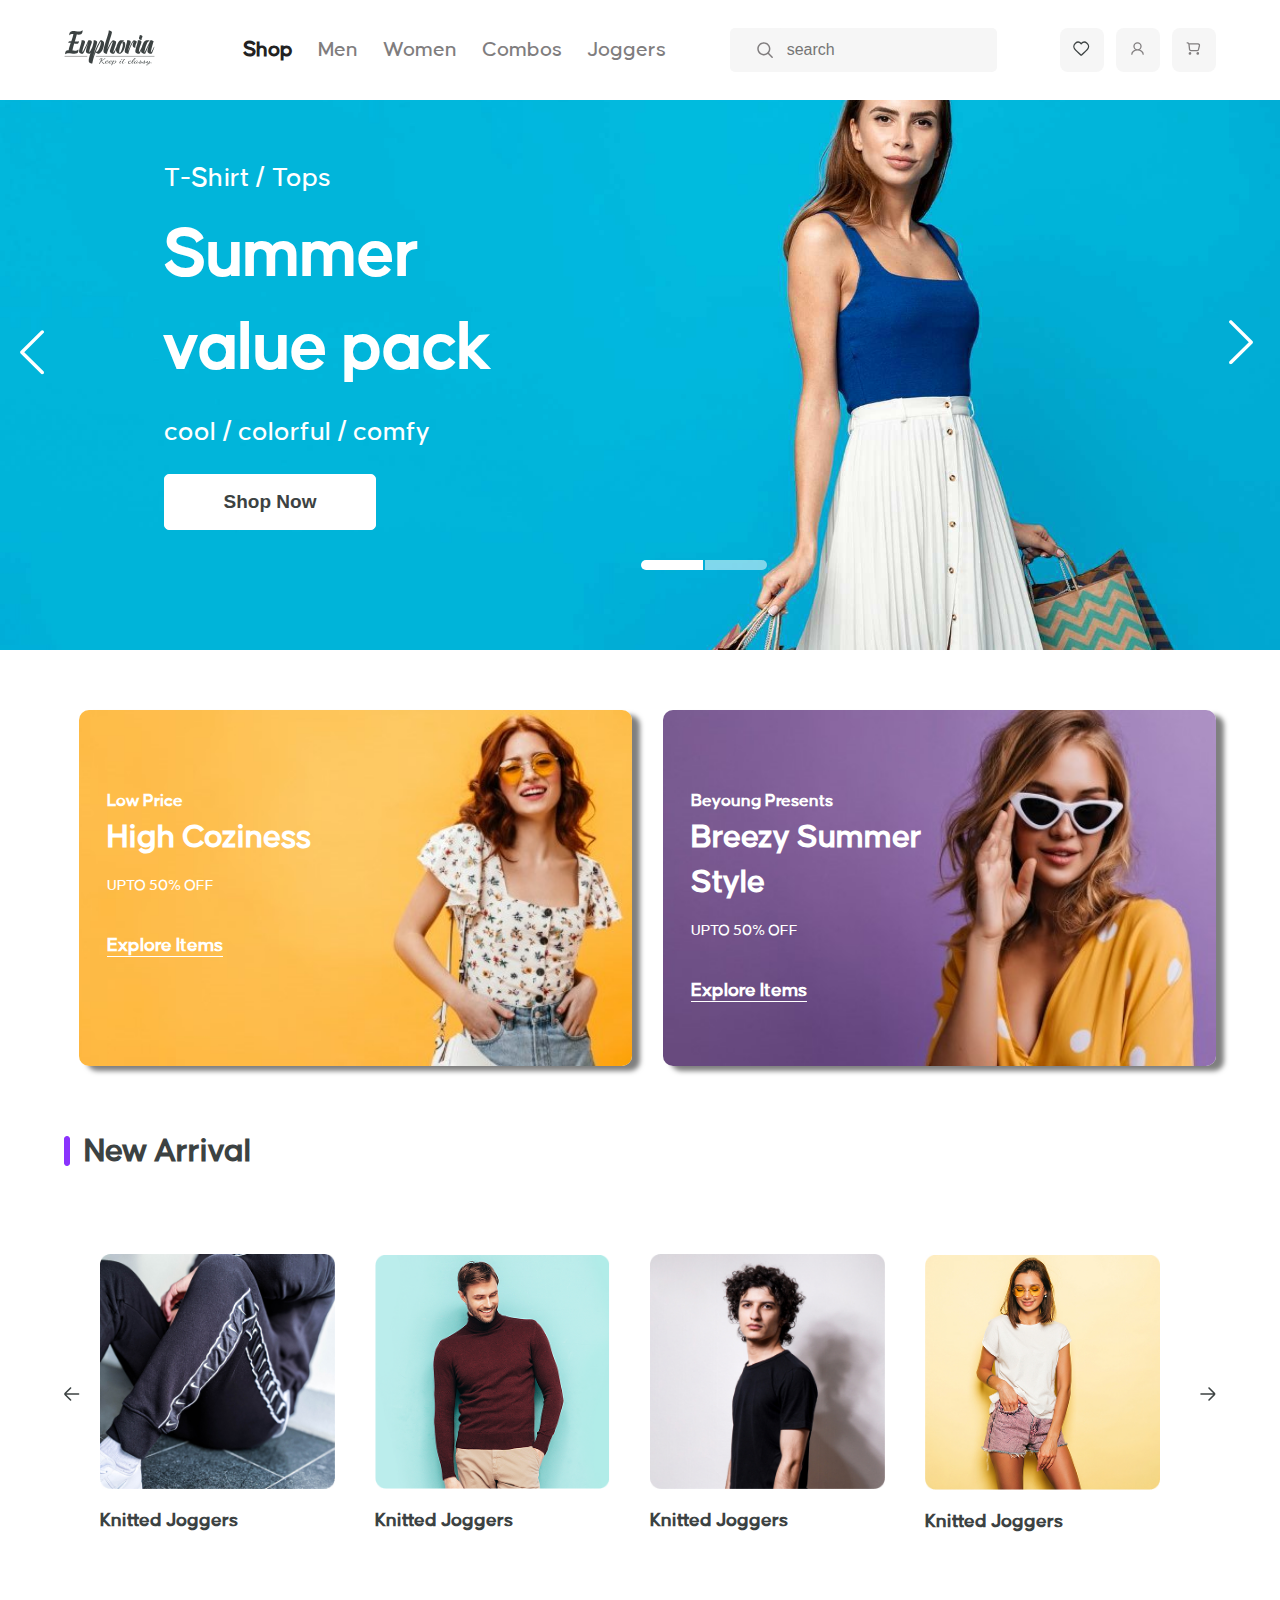
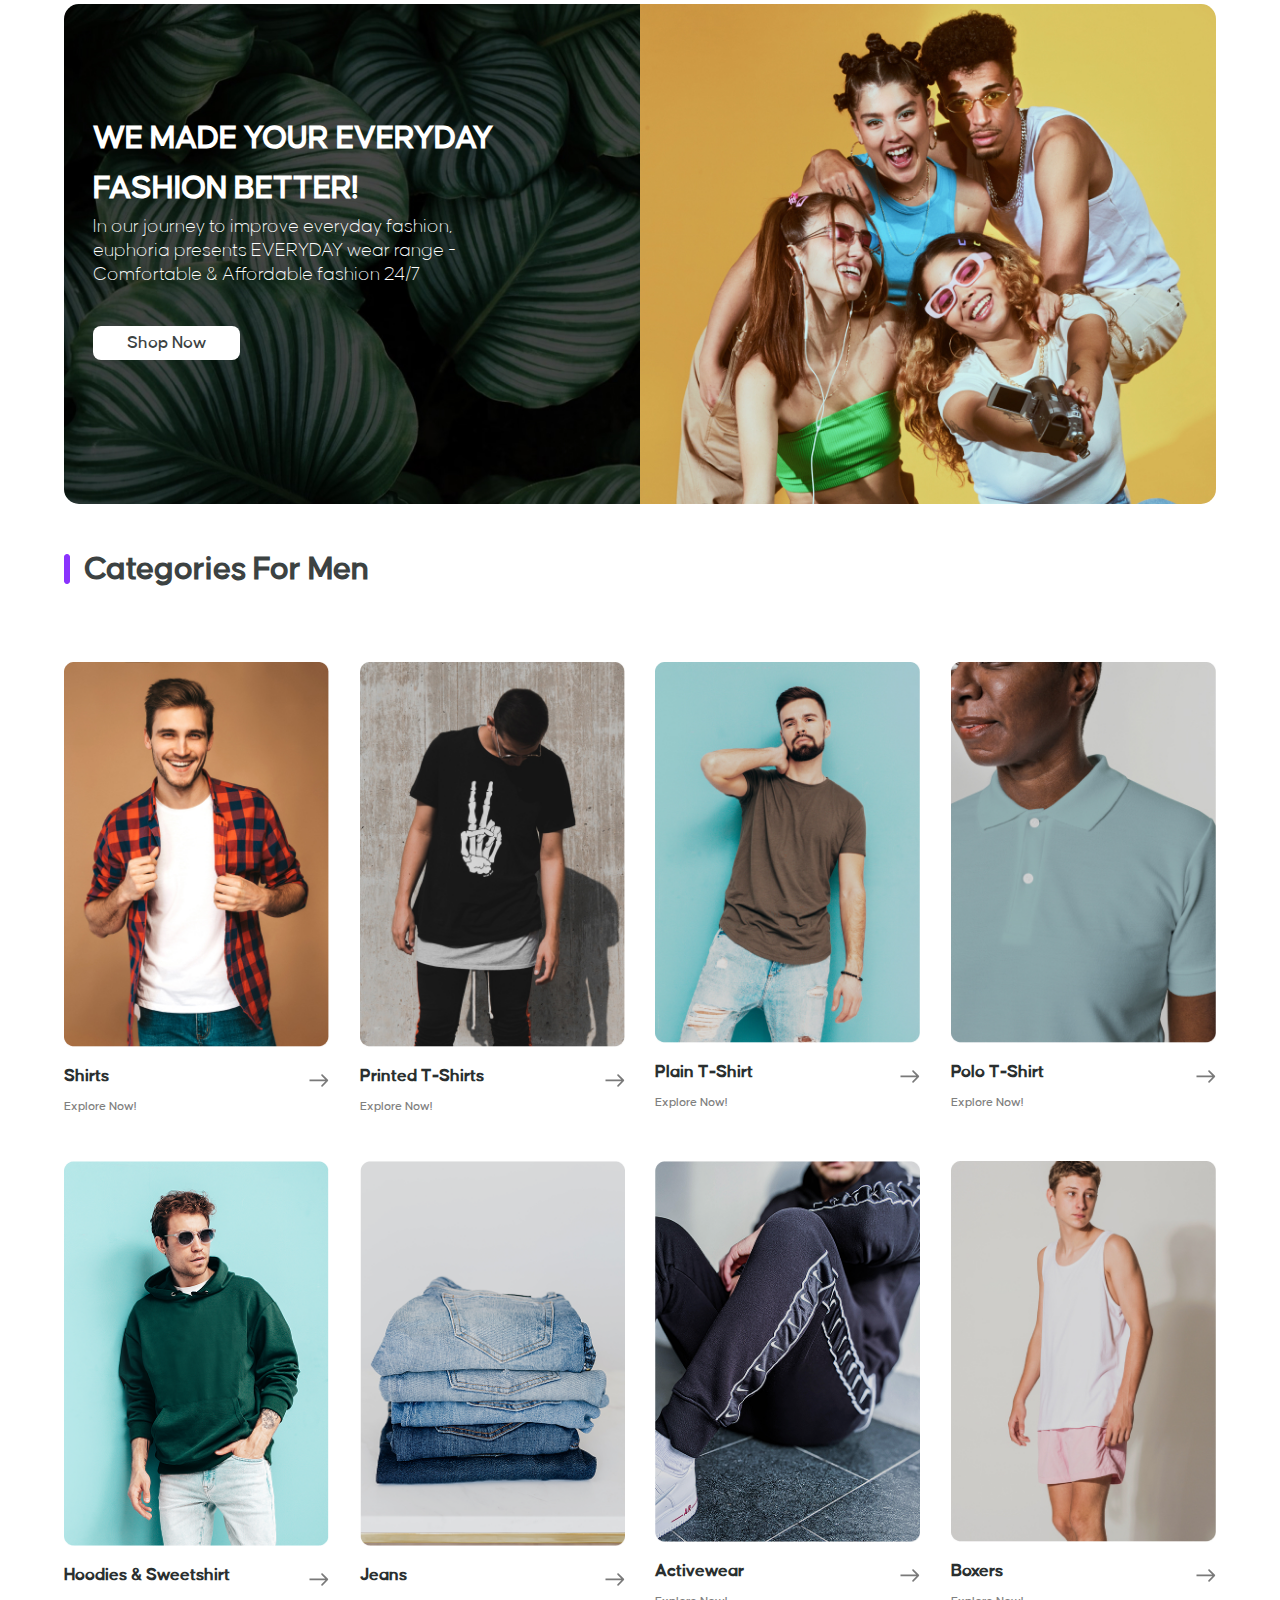
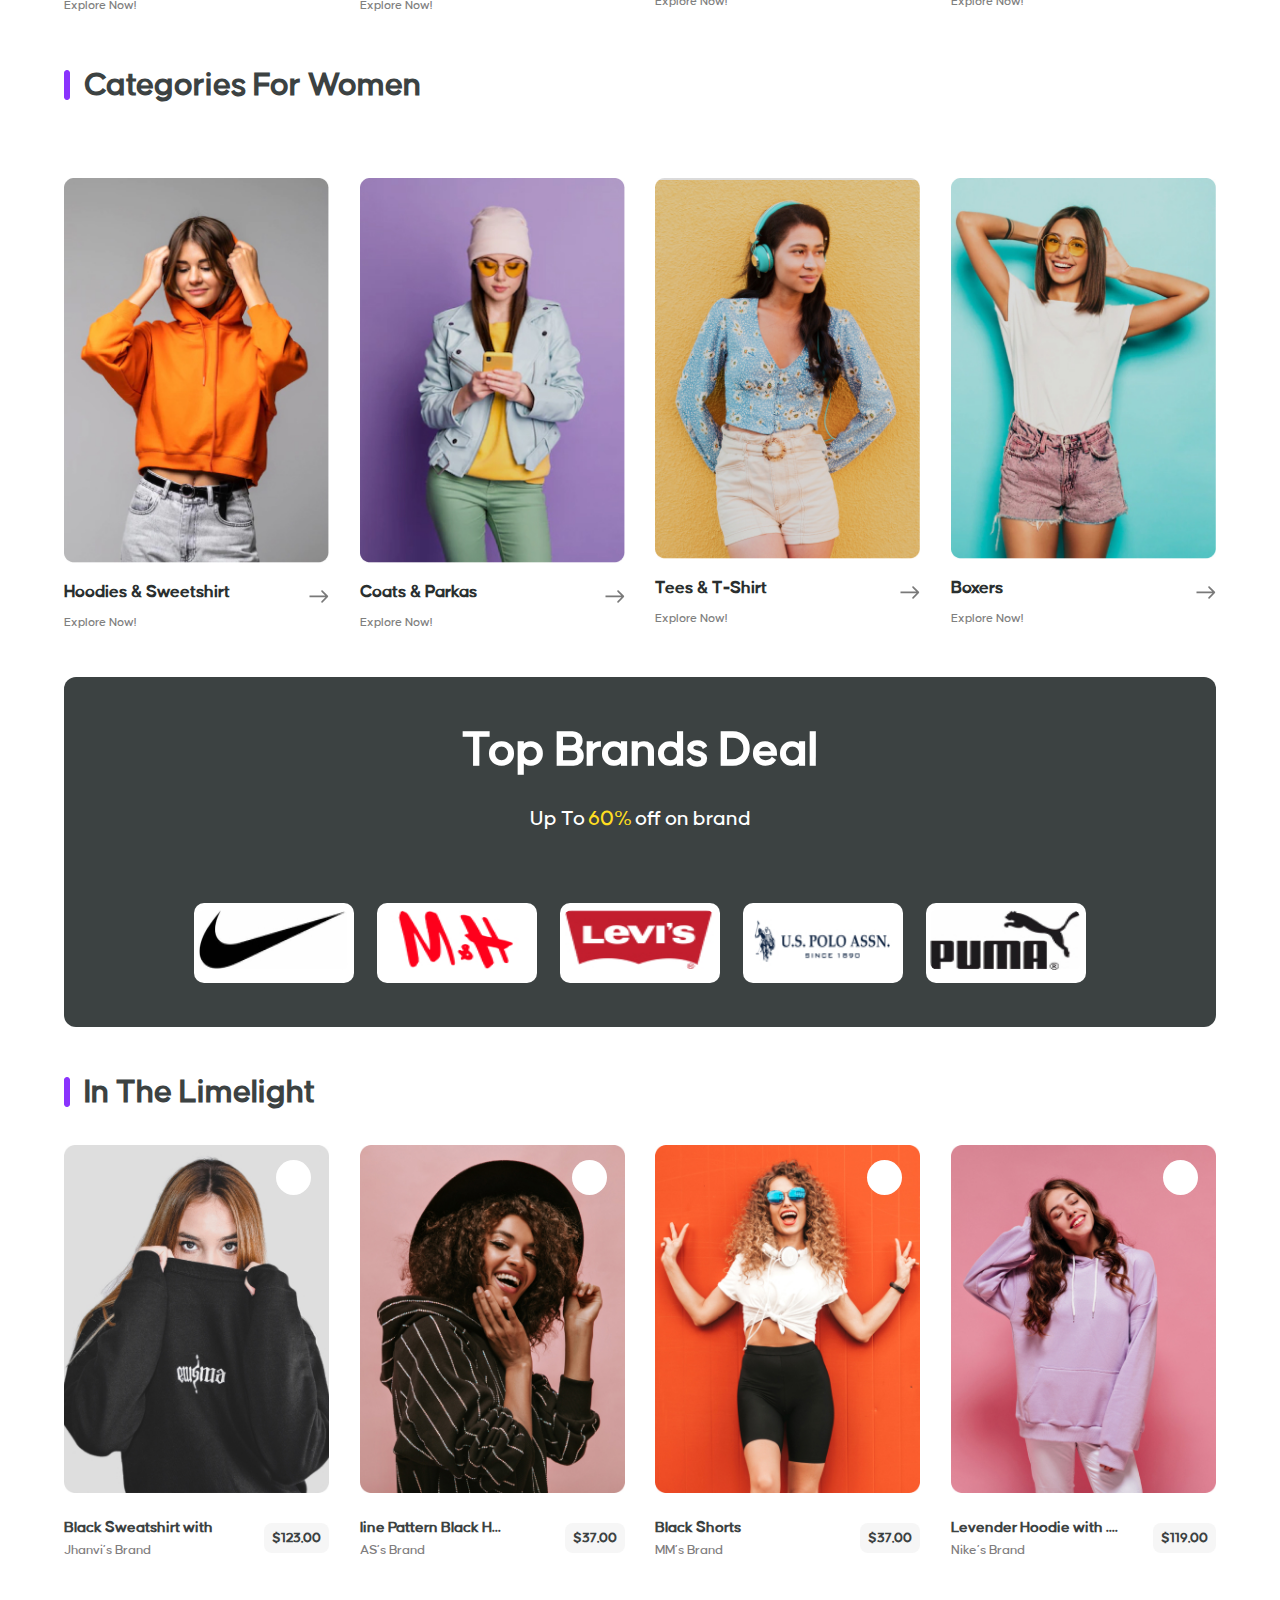
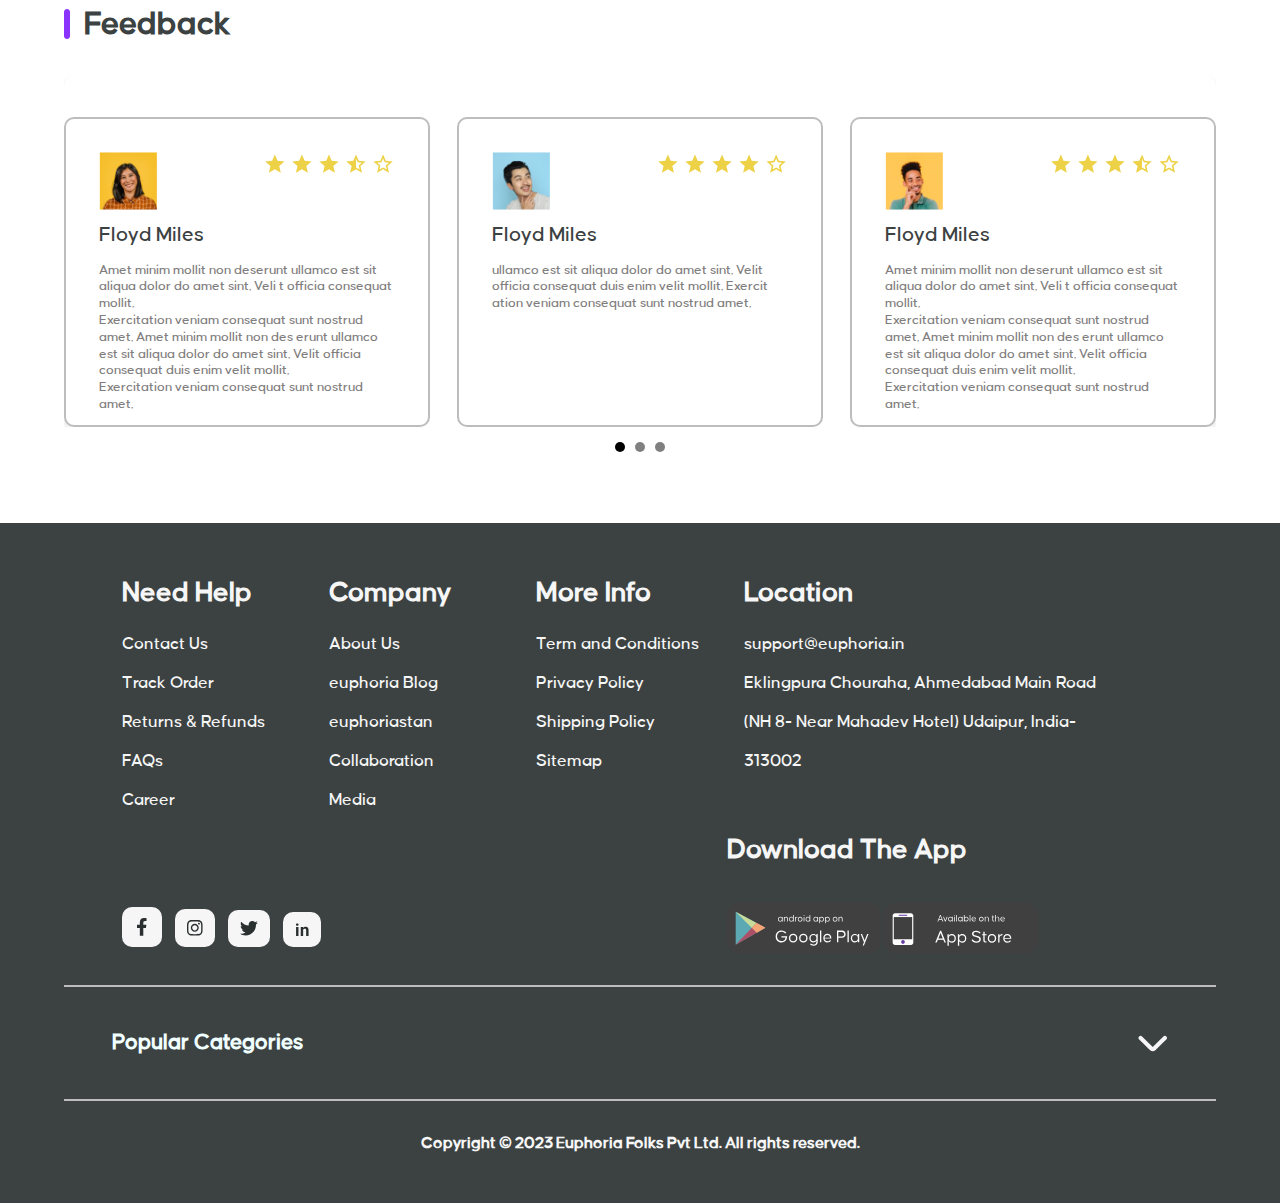
<file: index.html>
<!DOCTYPE html>
<html lang="en">
    <head>
        <meta charset="UTF-8">
        <meta name="viewport" content="width=device-width, initial-scale=1.0">
        <title>Euphoria</title>
        <link rel="icon" type="image/svg" sizes="32x32" href="assets/Logo.svg">
        <link rel="stylesheet" href="css/style.css">
        <link rel='stylesheet' href='https://cdn-uicons.flaticon.com/2.6.0/uicons-regular-straight/css/uicons-regular-straight.css'>
        <link rel='stylesheet' href='https://cdn-uicons.flaticon.com/2.6.0/uicons-solid-straight/css/uicons-solid-straight.css'>
    </head>
    <body>
    <section id="main">
        <section class="wrapper">
        <!-- header-section -->
        <header>
            <!-- image-icon -->
            <h1>
                <a href="/"><img src="assets/Logo.svg" alt="logo-image" /></a>
            </h1>

            <ul class="left">
                <li><a class="menu-list active-one " onclick="setAactiveMenuList(this)" href="/">Shop </a></li>
                <li><a class="menu-list active-two" href="" onclick="active(this)" >Men</a></li>
                <li><a class="menu-list active_menu " onclick="setAactiveMenu(this)" href="product.html">Women</a></li>
                <li><a class="menu-list active_menu" href="/"  onclick="setAactiveMenu(this)">Combos</a></li>
                <li><a class="menu-list active_menu" href="/"  onclick="setAactiveMenu(this)">Joggers</a></li>
            </ul>
            <div class="center">
                <!-- form- -->
                <form class="form" action="">
                    <img src="assets/search.svg" alt="search-logo" />
                    <input type="text" placeholder="search" >
                </form>
            </div>
            <div class="right">
                <span><a href="/"><img src="assets/heart.svg" alt="heart-logo" /></a></span>
                <span><a href="/"><img src="assets/user.svg" alt="user-logo" /></a></span>
                <span><a href="/"><img src="assets/shopping cart.svg" alt="shopping-logo" /></a></span>
            </div>
            <div class="icons">
                <div class="details">
                    <div id="hover">
                        <h1><img class="menu" src="assets/menu.svg" alt="menu_image" /></h1>
                        <ul>
                            <li><form class="form-main" action="">
                                <img src="assets/search.svg" alt="search-logo" />
                                <input type="text" placeholder="search" >
                            </form></li>
                            <li>
                                <span><a href=""><img src="assets/heart.svg" alt="heart-logo" /></a></span>
                                <span><a href=""><img src="assets/user.svg" alt="user-logo" /></a></span>
                                <span><a href=""><img src="assets/shopping cart.svg" alt="shopping-logo" /></a></span>   
                            </li>
                            <li><a href="product.html">Shop</a></li>
                            <li><a href="product.html">Men</a></li>
                            <li><a href="product.html">Women</a></li>
                            <li><a href="product.html">Combos</a></li>
                            <li><a href="product.html">Joggers</a></li>
                        </ul>
                    </div>
                </div>
            </div>
        </header>
    </section>
        <!-- spotlight -->
        <section id="spotlight">
        <div class="slider">
            <div class="slide" style="background-image: url('assets/bg-1.jpg');"></div>
            <div class="slide" style="background-image: url('assets/bg-4.jpg');"></div>
            <!-- Add more slides here -->
            <!-- Navigation buttons -->
            <div class="navigation">
                <img src="assets/carousel-control-prev.svg" class="prev" alt="prev" />
                <img src="assets/ChevronRight.svg" class="next" alt="next" />
            </div>
            <!-- Dots -->
            <div class="dots">
                <span class="dot active" id="dot-left"></span>
                <span class="dot" id="dot-right"></span>
                <!-- Add more dots here -->
            </div>
        </div>
        <section class="wrapper">
            <div class="contents  ">
                <h2 class="h2">T-Shirt / Tops</h2>
                <h1>Summer <br/>value pack</h1>
                <p>cool / colorful / comfy</p>
                <button><a href="">Shop Now</a></button>

            </div>
        </section>
        </section>
        <!-- section-discount -->
        <section id="discount">
            <section class="wrapper">
                <div class="discount-main">
                    <a href="">
                        <div class="discount-left">
                            <div class="left">
                                <h6>Low Price</h6>
                                <h3>High Coziness</h3>
                                <p>UPTO 50% OFF</p>
                                <a class="discout-explore" href="">Explore Items</a>
                            </div>
                        </div>
                    </a>
                    <a href="product.html">
                        <div class="discount-right">
                            <div class="right">
                                <h6>Beyoung Presents</h6>
                                <h3>Breezy Summer <br>
                                    Style</h3>
                                <p>UPTO 50% OFF</p>
                                <a class="discout-explore" href="">Explore Items</a>
                            </div>
                            
                        </div>
                    </a>
                </div>
            </section>
        </section>
        <!-- discount-section-closing -->
         <!-- arrival open -->
         <section id="newarrival">
            <section class="wrapper">
              <span class="title">
                <img src="assets/r.png" alt="title-image" />
                <h2>New Arrival</h2>
              </span>
              <div class="gallery-wrap">
                <img src="assets/arrow-left.svg" alt="" id="backBtn" />
                <div class="gallery">
                  <div>
                    <span>
                      <a href="/"><img src="assets/ar_1.jpg" alt="arrival-1" /></a>
                      <a href="/"><h3 class="arrival-headind">Knitted Joggers</h3></a>
                    </span>
                    <span>
                        <a href="/"><img src="assets/Rectangle 28.png" alt="arrival-2" /></a>
                        <a href="/"><h3 class="arrival-headind">Knitted Joggers</h3></a>
                    </span>
                    <span>
                        <a href="/index.html"><img src="assets/img-4.jpg" alt="arrial-3" /></a>
                        <a href="/"><h3 class="arrival-headind">Knitted Joggers</h3></a>
                    </span>
                    <span>
                        <a href="index.html"><img src="assets/super_girl.jpg" alt="arrival-4"  /></a>
                        <a href="/"><h3 class="arrival-headind">Knitted Joggers</h3></a>
                    </span>
                    <span>
                        <a href="/"><img src="assets/Rectangle 28.png" alt="arrival-5" /></a>
                        <a href="/"><h3 class="arrival-headind">Knitted Joggers</h3></a>
                    </span>
                    <span>
                        <a href="/"><img src="assets/ar_1.jpg" alt="arrival-6" /></a>
                        <a href="/"><h3 class="arrival-headind">Knitted Joggers</h3></a>
                    </span>
                    <span>
                        <a href=""><img src="assets/img-4.jpg" alt="arrival-7" /></a>
                        <a href="/"><h3 class="arrival-headind">Knitted Joggers</h3></a>
                    </span>
                    <span>
                        <a href="/"><img src="assets/super_girl.jpg" alt="arrival-8" /></a>
                        <a href="/"><h3 class="arrival-headind">Knitted Joggers</h3></a>
                    </span>
                  </div>
                </div>
                <img src="assets/arrow-right.svg" alt="" id="nextBtn" />
              </div>
            </section> <!-- #newarrival.wrapper -->
          </section>
          <!-- arrival closing -->
        <!-- poster -->
        <section id="poster ">
            <section class="wrapper">
                <div class="poster-main">
                    <!-- section poster- -->
                    <div class="post_1">
                        <div class="cont">
                            <h2>WE MADE YOUR EVERYDAY <br /> FASHION BETTER!</h2>
                            <p>In our journey to improve everyday fashion,<br> 
                                euphoria presents EVERYDAY wear range - <br/> Comfortable & Affordable fashion 24/7</p>
                            <a href="" class="btn">Shop Now</a>    
                        </div>
                    </div>
                    <!-- section poster-2 -->
                    <div class="post_2">                 
                    </div>  
                </div>
            </section>
        </section>
         <!-- <poster-close> -->
        <!-- mens-section-opening  -->
        <sectin id="mens-section">
            <section class="wrapper">
                <span class="title">
                    <img src="assets/r.png" alt="title-image" />
                    <h2>Categories For Men</h2>
                  </span>
                    <ul class="mens-main">
                        <li>
                            <a href="product.html"><img class="mens-image" src="assets/img-5.jpg" alt="mens-image" /></a>
                            <span class="mens-more-information">
                                <h3><a href="product.html">Shirts</a></h3>
                                <a href="product.html"><img  src="assets/mens-arrow.svg" class="arrow-men-womens" alt="arrow-right" /></a>
                            </span>
                            <p><a class="explore" href="product.html">Explore Now!</a></p>
                        </li>
                        <li>
                            <a href="product.html"><img class="mens-image" src="assets/img-6.jpg" alt="mens-image" /></a>
                            <span class="mens-more-information">
                                <h3><a href="product.html">Printed T-Shirts</a></h3>
                                <a href="product.html"><img  src="assets/mens-arrow.svg" class="arrow-men-womens" alt="arrow-right" /></a>
                            </span>
                            <p><a class="explore" href="">Explore Now!</a></p>
                        </li>
                        <li>
                            <a href="product.html"><img class="mens-image" src="assets/img-7.jpg" alt="mens-image" /></a>
                            <span class="mens-more-information">
                                <h3><a href="product.html">Plain T-Shirt</a></h3>
                                <a href="product.html"><img  src="assets/mens-arrow.svg" class="arrow-men-womens" alt="arrow-right" /></a>
                            </span>
                            <p><a class="explore" href="">Explore Now!</a></p>
                        </li>
                        <li>
                            <a href="product.html"><img class="mens-image" src="assets/img-8.jpg" alt="mens-image" /></a>
                            <span class="mens-more-information">
                                <h3><a href="product.html">Polo T-Shirt</a></h3>
                                <a href="product.html"><img  src="assets/mens-arrow.svg" class="arrow-men-womens" alt="arrow-right" /></a>
                            </span>
                            <p><a class="explore" href="">Explore Now!</a></p>
                        </li>
                        <li>
                            <a href="product.html"><img class="mens-image" src="assets/Rectangle20.png" alt="mens-image" /></a>
                            <span class="mens-more-information">
                                <h3><a href="product.html">Hoodies & Sweetshirt</a></h3>
                                <a href="product.html"><img  src="assets/mens-arrow.svg" class="arrow-men-womens" alt="arrow-right" /></a>
                            </span>
                            <p><a class="explore" href="">Explore Now!</a></p>
                        </li>
                        <li>
                            <a href="product.html"><img class="mens-image" src="assets/Rectangle21.png" alt="mens-image" /></a>
                            <span class="mens-more-information">
                                <h3><a href="product.html">Jeans</a></h3>
                                <a href="product.html"><img  src="assets/mens-arrow.svg" class="arrow-men-womens" alt="arrow-right" /></a>
                            </span>
                            <p><a class="explore" href="">Explore Now!</a></p>
                        </li>
                        <li>
                            <a href="product.html"><img class="mens-image" src="assets/mens_7.png" alt="mens-image" /></a>
                            <span class="mens-more-information">
                                <h3><a href="product.html">Activewear</a></h3>
                                <a href="product.html"><img  src="assets/mens-arrow.svg" class="arrow-men-womens" alt="arrow-right" /></a>
                            </span>
                            <p><a class="explore" href="">Explore Now!</a></p>
                        </li>
                        <li>
                            <a href="product.html"><img class="mens-image" src="assets/men_last.jpg" alt="mens-image" /></a>
                            <span class="mens-more-information">
                                <h3><a href="">Boxers</a></h3>
                                <a href="product.html"><img  src="assets/mens-arrow.svg" class="arrow-men-womens" alt="arrow-right" /></a>
                            </span>
                            <p><a class="explore" href="">Explore Now!</a></p>
                        </li>
                    </ul>
            </section>
        </sectin>
        <!-- mens-section-closing  -->
        <!-- womens-section-opening  -->
        <sectin id="womens-section">
            <section class="wrapper">
                <span class="title">
                    <img src="assets/r.png" alt="title-image" />
                    <h2>Categories For Women</h2>
                  </span>
                    <ul class="womens-main">
                        <li>
                            <a href="product.html"><img class="womens-image" src="assets/img-12.jpg" alt="mens-image" /></a>
                            <span class="womens-more-information">
                                <h3><a href="product.html">Hoodies & Sweetshirt</a></h3>
                                <a href="product.html"><img  src="assets/mens-arrow.svg" class="arrow-men-womens" alt="arrow-right" /></a>
                            </span>
                            <p><a class="explore" href="product.html">Explore Now!</a></p>
                        </li>
                        <li>
                            <a href="product.html"><img class="womens-image" src="assets/img-13.jpg" alt="mens-image" /></a>
                            <span class="womens-more-information">
                                <h3><a href="product.html">Coats & Parkas</a></h3>
                                <a href="product.html"><img  src="assets/mens-arrow.svg" class="arrow-men-womens" alt="arrow-right" /></a>
                            </span>
                            <p><a class="explore" href="product.html">Explore Now!</a></p>
                        </li>
                        <li>
                            <a href="product.html"><img class="womens-image" src="assets/img-14.jpg" alt="mens-image" /></a>
                            <span class="womens-more-information">
                                <h3><a href="product.html">Tees & T-Shirt</a></h3>
                                <a href="product.html"><img  src="assets/mens-arrow.svg" class="arrow-men-womens" alt="arrow-right" /></a>
                            </span>
                            <p><a class="explore" href="product.html">Explore Now!</a></p>
                        </li>
                        <li>
                            <a href="product.html"><img class="womens-image" src="assets/img-15.jpg" alt="mens-image" /></a>
                            <span class="womens-more-information">
                                <h3><a href="product.html">Boxers</a></h3>
                                <a href="product.html"><img  src="assets/mens-arrow.svg" class="arrow-men-womens" alt="arrow-right" /></a>
                            </span>
                            <p><a class="explore" href="product.html">Explore Now!</a></p>
                        </li>
                    </ul>
            </section>
        </sectin>
         <!-- brands-section-opening -->
        <section id="brands">
            <section class="wrapper">
                <div class="main" style="background-color: #3C4242;border-radius: 12px;">
                    <h1>Top Brands Deal</h1>
                    <div class="brand-discount">
                        <span class="one"><p>Up To</p></span>
                        <span class="two"><p>60%</p></span>
                        <span class="three"><p>off on brand</p></span>
                    </div>
                    <div class="brand-names">
                        <div class="brand-name">
                            <a href="https://www.nike.com/in/" target="_blank"><img src="assets/nike.jpg" class="brand-image" alt="nike.jpg" /></a>
                        </div>
                        <div class="brand-name">
                            <a href="https://www2.hm.com/en_in/index.html" target="_blank"><img src="assets/H&M.jpg" class="brand-image" alt="nike.jpg" /></a>
                        </div>
                        <div class="brand-name">
                            <a href="https://levi.in/" target="_blank"><img src="assets/levis.jpg" class="brand-image" alt="nike.jpg" /></a>
                        </div>
                        <div class="brand-name">
                            <a href="https://uspoloassn.in/" target="_blank"><img src="assets/USPA.jpg" class="brand-image" alt="nike.jpg" /></a>
                        </div>
                        <div class="brand-name">
                            <a href=""><img src="assets/puma.jpg" class="brand-image" alt="nike.jpg" /></a>
                        </div>
                    </div>
                </div>
                
            </section>
        </section>
        <section id="limlight">
            <section class="wrapper">
                <span class="title">
                    <img src="assets/r.png" alt="title-image" />
                    <h2>In The Limelight</h2>
                  </span>
                  <ul class="limlight-main">
                      <li>
                        <a href="product.html"><img class="limlight-image" src="assets/img-16.jpg" alt="im-img1" /></a>
                        <span class="span-heart">
                            <span class="icon love-icon">
                                <i class="fi fi-ss-heart one"></i>
                                <i class="fi fi-rs-heart two"></i>
                            </span>
                        </span>
                        <div class="ce ">
                            <span class="ll_left">
                                <h3>Black Sweatshirt with</h3>
                                <a href="product.html"><p>Jhanvi’s  Brand</p></a>
                            </span>
                            <span class="ll_right">
                                <p><a href="product.html">$123.00</a></p>
                            </span>
                        </div> 

                      </li>
                      <li>
                        <a href="product.html"><img class="limlight-image" src="assets/img-17.jpg" alt="im-img1" /></a>
                        <span class="span-heart">
                            <span class="icon love-icon">
                                <i class="fi fi-ss-heart one"></i>
                                <i class="fi fi-rs-heart two"></i>
                            </span>
                        </span>
                        <div class="ce ">
                            <span class="ll_left">
                                <h3>line Pattern Black H...</h3>
                                <a href="product.html"><p>AS’s  Brand</p></a>
                            </span>
                            <span class="ll_right">
                                <p><a href="product.html">$37.00</a></p>
                            </span>
                        </div> 
                      </li>
                      <li>
                        <a href="product.html"><img class="limlight-image" src="assets/img-18.jpg" alt="im-img1" /></a>
                        <span class="span-heart">
                            <span class="icon love-icon">
                                <i class="fi fi-ss-heart one"></i>
                                <i class="fi fi-rs-heart two"></i>
                            </span>
                        </span>
                        <div class="ce ">
                            <span class="ll_left">
                                <h3>Black Shorts</h3>
                                <a href="product.html"><p>MM’s  Brand</p></a>
                            </span>
                            <span class="ll_right">
                                <p><a href="product.html">$37.00</a></p>
                            </span>
                        </div>  
                      </li>
                      <li>
                        <a href="product.html"><img class="limlight-image" src="assets/img-23.jpg" alt="im-img1" /></a>
                        <span class="span-heart">
                            <span class="icon love-icon">
                                <i class="fi fi-ss-heart one"></i>
                                <i class="fi fi-rs-heart two"></i>
                            </span>
                        </span>
                        <div class="ce ">
                            <span class="ll_left">
                                <h3>Levender Hoodie with ....</h3>
                                <a href="product.html"><p>Nike’s  Brand</p></a>
                            </span>
                            <span class="ll_right">
                                <p><a href="product.html">$119.00</a></p>
                            </span>
                        </div>
                      </li>
                  </ul>
            </section>
        </section>
        <!-- feedback -->
        <section id="feedback">
            <section class="wrapper">
                <span class="title">
                    <img src="assets/r.png" alt="title-image" />
                    <h2>Feedback</h2>
                  </span>
                <div class="slider-container" id="slider-feedback">
                    <div class="slide-feed">
                        <div class="feedback-main">
                            <a href="product.html">
                                <div class="card1">
                                    <div class="img-images">
                                        <img src="assets/span-1.svg" alt="span1" />
                                        <img src="assets/Frame 260.svg" class="Frame" alt="Frame 260.svg" />
                                    </div>
                                    <h1 class="py-2">Floyd Miles</h1>
                                    <p class="feed-back-paragragh">Amet minim mollit non deserunt ullamco est sit <br/> aliqua  dolor do amet sint. Veli
                                        t officia consequat <br/>  mollit. <br>
                                        Exercitation veniam consequat sunt nostrud <br> amet. Amet minim mollit non des
                                        erunt ullamco <br/> est sit aliqua dolor do amet sint. Velit officia <br> consequat duis
                                        enim velit mollit. <br>Exercitation veniam consequat sunt nostrud <br> amet.</p>
                                </div>
                            </a>
                            <a href="product.html">
                                <div class="card2">
                                    <div class="img-images">
                                        <img src="assets/span-2.svg" alt="span1" />
                                        <img src="assets/star-4.svg" class="Frame" alt="Frame 260.svg" />
                                    </div>
                                    <h1 class="py-2">Floyd Miles</h1>
                                    <p class="feed-back-paragragh">ullamco est sit aliqua dolor do amet sint. Velit <br/>officia consequat duis enim velit mollit.
                                         Exercit <br/>ation veniam consequat sunt nostrud amet.</p>
                                </div>
                            </a>
                            <a href="product.html">
                                <div class="card3">
                                    <div class="img-images">
                                        <img src="assets/span-3.svg" alt="span1" />
                                        <img src="assets/Frame 260.svg" class="Frame" alt="Frame 260.svg" />
                                    </div>
                                    <h1 class="py-2">Floyd Miles</h1>
                                    <p class="feed-back-paragragh">Amet minim mollit non deserunt ullamco est sit <br/> aliqua  dolor do amet sint. Veli
                                        t officia consequat <br/>  mollit. <br>
                                        Exercitation veniam consequat sunt nostrud <br> amet. Amet minim mollit non des
                                        erunt ullamco <br/> est sit aliqua dolor do amet sint. Velit officia <br> consequat duis
                                        enim velit mollit. <br>Exercitation veniam consequat sunt nostrud <br> amet.</p>
                                </div> 
                            </a>
                        </div>
                    </div>
                    <div class="slide-feed">
                        <div class="feedback-main">
                            <a href="product.html">
                                <div class="card1">
                                    <div class="img-images">
                                        <img src="assets/span-3.svg" alt="span1" />
                                        <img src="assets/Frame 260.svg" class="Frame" alt="Frame 260.svg" />
                                    </div>
                                    <h1 class="py-2">Floyd Miles</h1>
                                    <p class="feed-back-paragragh">Amet minim mollit non deserunt ullamco est sit <br/> aliqua  dolor do amet sint. Veli
                                        t officia consequat <br/>  mollit. <br>
                                        Exercitation veniam consequat sunt nostrud <br> amet. Amet minim mollit non des
                                        erunt ullamco <br/> est sit aliqua dolor do amet sint. Velit officia <br> consequat duis
                                        enim velit mollit. <br>Exercitation veniam consequat sunt nostrud <br> amet.</p>
                                </div>
                            </a>
                            <a href="product.html">
                                <div class="card2">
                                    <div class="img-images">
                                        <img src="assets/span-1.svg" alt="span1" />
                                        <img src="assets/Frame 260.svg" class="Frame" alt="Frame 260.svg" />
                                    </div>
                                    <h1 class="py-2">Floyd Miles</h1>
                                    <p class="feed-back-paragragh">ullamco est sit aliqua dolor do amet sint. Velit <br/>officia consequat duis enim velit mollit.
                                         Exercit <br/>ation veniam consequat sunt nostrud amet.</p>
                                </div>
                            </a>
                           <a href="product.html">
                            <div class="card3">
                                <div class="img-images">
                                    <img src="assets/span-2.svg" alt="span1" />
                                    <img src="assets/Frame 260.svg" class="Frame" alt="Frame 260.svg" />
                                </div>
                                <h1 class="py-2">Floyd Miles</h1>
                                <p class="feed-back-paragragh">Amet minim mollit non deserunt ullamco est sit <br/> aliqua  dolor do amet sint. Veli
                                    t officia consequat <br/>  mollit. <br>
                                    Exercitation veniam consequat sunt nostrud <br> amet. Amet minim mollit non des
                                    erunt ullamco <br/> est sit aliqua dolor do amet sint. Velit officia <br> consequat duis
                                    enim velit mollit. <br>Exercitation veniam consequat sunt nostrud <br> amet.</p>
                            </div> 
                           </a>
                        </div>

                    </div>
                    <div class="slide-feed">
                        <div class="feedback-main">
                            <a href="product.html">
                                <div class="card1">
                                    <div class="img-images">
                                        <img src="assets/span-3.svg" alt="span1" />
                                        <img src="assets/Frame 260.svg" class="Frame" alt="Frame 260.svg" />
                                    </div>
                                    <h1 class="py-2">Floyd Miles</h1>
                                    <p class="feed-back-paragragh">Amet minim mollit non deserunt ullamco est sit <br/> aliqua  dolor do amet sint. Veli
                                        t officia consequat <br/>  mollit. <br>
                                        Exercitation veniam consequat sunt nostrud <br> amet. Amet minim mollit non des
                                        erunt ullamco <br/> est sit aliqua dolor do amet sint. Velit officia <br> consequat duis
                                        enim velit mollit. <br>Exercitation veniam consequat sunt nostrud <br> amet.</p>
                                </div>
                            </a>
                            <a href="product.html">
                                <div class="card2">
                                    <div class="img-images">
                                        <img src="assets/span-2.svg" alt="span1" />
                                        <img src="assets/Frame 260.svg" class="Frame" alt="Frame 260.svg" />
                                    </div>
                                    <h1 class="py-2">Floyd Miles</h1>
                                    <p class="feed-back-paragragh">ullamco est sit aliqua dolor do amet sint. Velit <br/>officia consequat duis enim velit mollit.
                                         Exercit <br/>ation veniam consequat sunt nostrud amet.</p>
                                </div>
                            </a>
                            <a href="product.html">
                                <div class="card3">
                                    <div class="img-images">
                                        <img src="assets/span-1.svg" alt="span1" />
                                        <img src="assets/Frame 260.svg" class="Frame" alt="Frame 260.svg" />
                                    </div>
                                    <h1 class="py-2">Floyd Miles</h1>
                                    <p class="feed-back-paragragh">Amet minim mollit non deserunt ullamco est sit <br/> aliqua  dolor do amet sint. Veli
                                        t officia consequat <br/>  mollit. <br>
                                        Exercitation veniam consequat sunt nostrud <br> amet. Amet minim mollit non des
                                        erunt ullamco <br/> est sit aliqua dolor do amet sint. Velit officia <br> consequat duis
                                        enim velit mollit. <br>Exercitation veniam consequat sunt nostrud <br> amet.</p>
                                </div> 
                            </a>
                        </div>
                    </div>
                </div>
                <div class="pagination" id="pagination"></div>
                
            </section>
        </section>
        <section id="footersecton">
            <footer>
                <section class="wrapper">
                    <div class="more-imformation">
                        <div class="box1">
                            <ul class="footer-information">
                                <li class="footer-heading"><h2>Need Help</h2></li>
                                <li class="footer-lists"><a href="/">Contact Us</a></li>
                                <li class="footer-lists"><a href="/">Track Order</a></li>
                                <li class="footer-lists"><a href="/">Returns & Refunds</a></li>
                                <li class="footer-lists"><a href="/">FAQs</a></li>
                                <li class="footer-lists"><a href="/">Career</a></li>
                            </ul>
                        </div>
                        <div class="box2">
                            <ul class="footer-information">
                                <li class="footer-heading"><h2>Company</h2></li>
                                <li class="footer-lists"><a href="/">About Us</a></li>
                                <li class="footer-lists"><a href="/">euphoria Blog</a></li>
                                <li class="footer-lists"><a href="/">euphoriastan</a></li>
                                <li class="footer-lists"><a href="/">Collaboration</a></li>
                                <li class="footer-lists"><a href="/">Media</a></li>
                            </ul>
                        </div>
                        <div class="box3">
                            <ul class="footer-information">
                                <li class="footer-heading"><h2>More Info</h2></li>
                                <li class="footer-lists"><a href="/">Term and Conditions</a></li>
                                <li class="footer-lists"><a href="/">Privacy Policy</a></li>
                                <li class="footer-lists"><a href="/">Shipping Policy</a></li>
                                <li class="footer-lists"><a href="/">Sitemap</a></li>
                            </ul>

                        </div>
                        <div class="box4">
                            <ul class="footer-information">
                                <li class="footer-heading"><h2>Location</h2></li>
                                <li class="footer-lists"><a href="/">support@euphoria.in</a></li>
                                <li class="footer-lists"><a href="/">Eklingpura Chouraha, Ahmedabad Main Road</a></li>
                                <li class="footer-lists"><a href="/">(NH 8- Near Mahadev Hotel) Udaipur, India- 313002</a></li>
                            </ul>

                        </div>
                    </div>
                    <div class="more-imformation">
                        <div class="app-store-list">
                            <div class="store-left">
                                <span class="facebook"><a href="https://www.facebook.com/" target="_blank"><img src="assets/facebook.svg" alt="facebook" /></a></span>
                                <span class="instagram"><a href="https://www.instagram.com/" target="_blank"><img src="assets/instagram.svg" alt="instagram" /></a></span>
                                <span class="twitter"><a href="https://www.linkedin.com/home" target="_blank"><img src="assets/twitter.svg" alt="twitter" /></a></span>
                                <span class="linkdin"><a href="https://in.linkedin.com/" target="_blank"><img src="assets/linkedin.svg" alt="linkdin" /></a></span>
                            </div>
                            <div class="store-right ">
                                <a href="/"><h2 class="download">Download The App</h2></a>
                                <a href="https://play.google.com/" target="_blank"><img src="assets/play_store.svg" class="playstore" alt="playstore" /></a>
                                <a href="https://www.apple.com/app-store/" target="_blank"><img src="assets/app_store.svg" class="playstore" alt="app_store" /></a>
                            </div>
                        </div>

                    </div>
                    <hr style="border: 1px solid #BEBCBD; width: 100% ;margin: 25px 0;">
                    <div class="popular_category ">
                        <a href="#footersecton"><h2 style="color: azure;">Popular Categories</h2></a>
                        <img src="assets/Icon.svg" id="toggleBtn" alt="icon-image" />
                    </div>
                    <div id="content">
                        <ul>
                            <li class="footer-heading"><h2>More Info</h2></li>
                        <li class="footer-lists"><a href="/">Term and Conditions</a></li>
                        <li class="footer-lists"><a href="/">Privacy Policy</a></li>
                        <li class="footer-lists"><a href="/">Shipping Policy</a></li>
                        <li class="footer-lists"><a href="/">Sitemap</a></li>
                        </ul>
                     </div>
                    <hr style="border: 1px solid #BEBCBD; width: 100% ;margin: 25px 0;">
                    <a href="/"><p class="copyright">Copyright © 2023 Euphoria Folks Pvt Ltd. All rights reserved.</p></a>
                </section>    
            </footer>
        </section>    
    </section>
    
    <script src="js/homepage.js"></script>  
    </body>

</html>
</file>
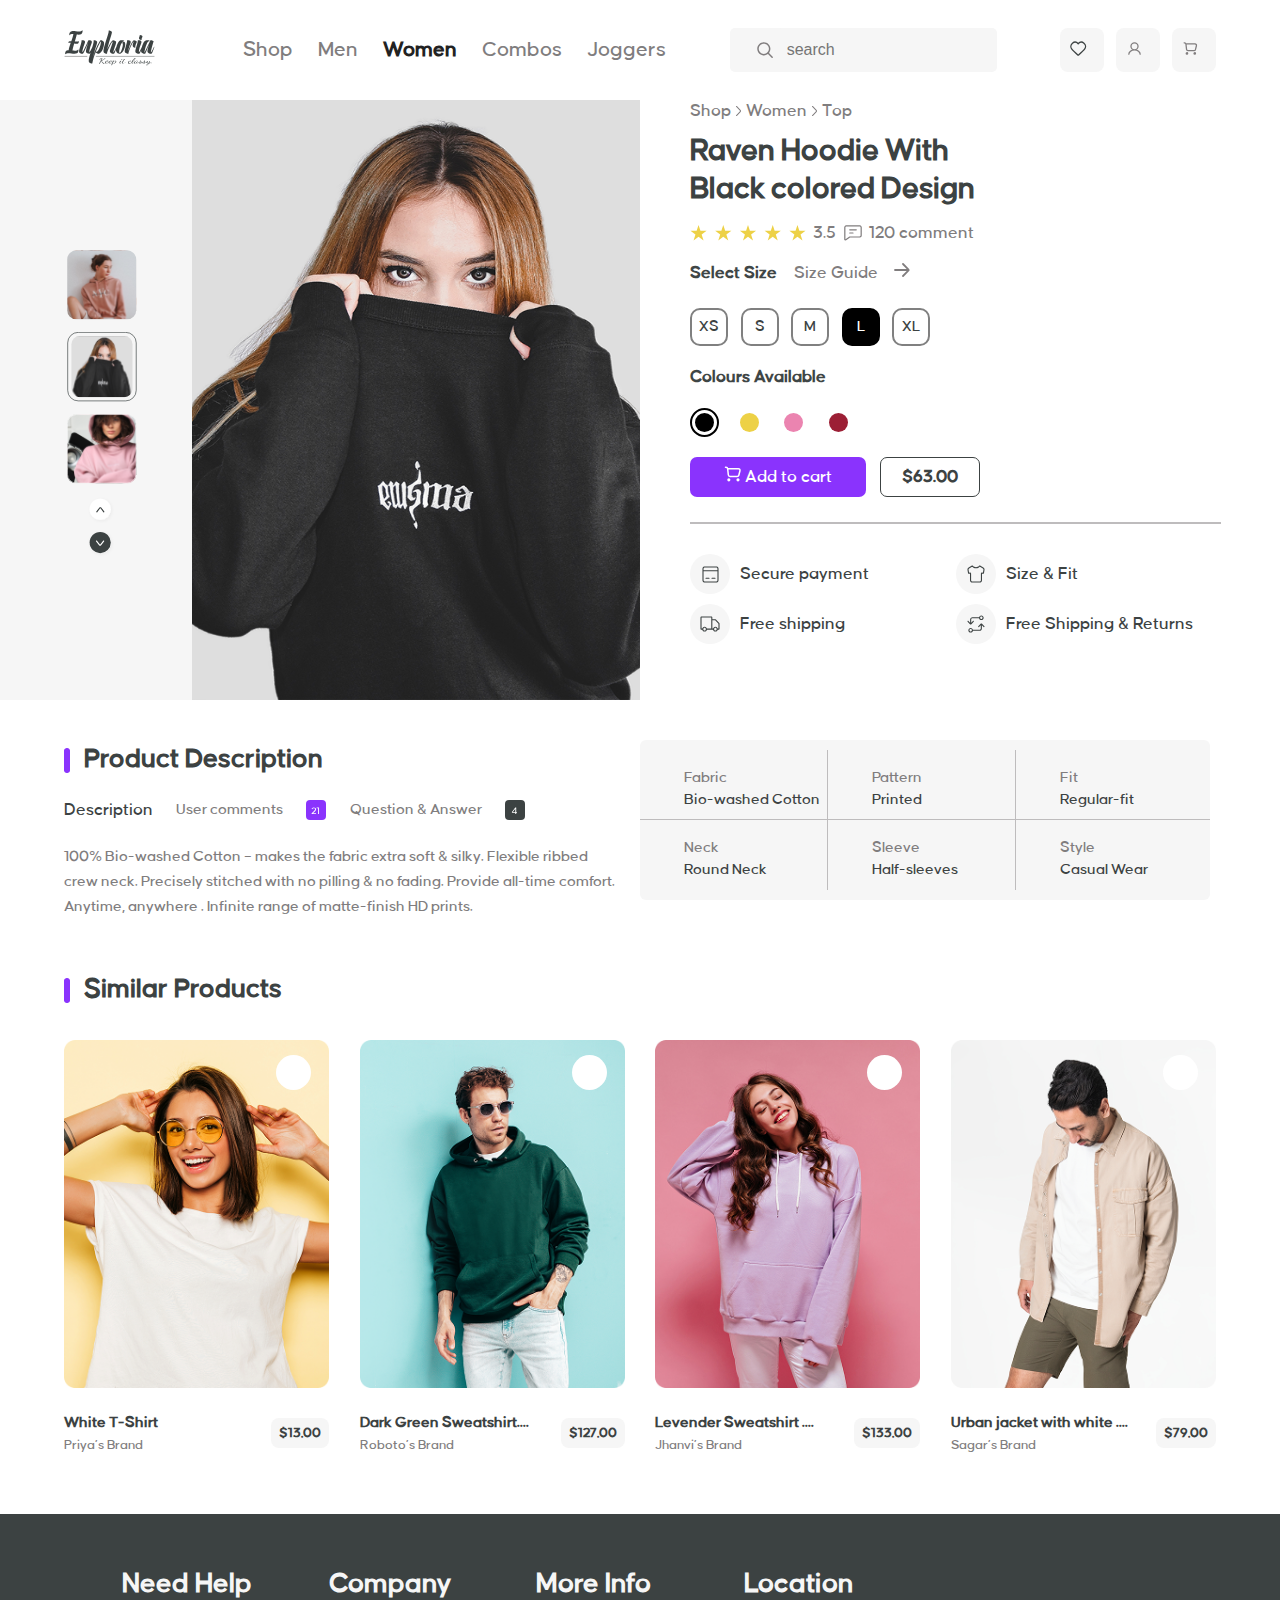
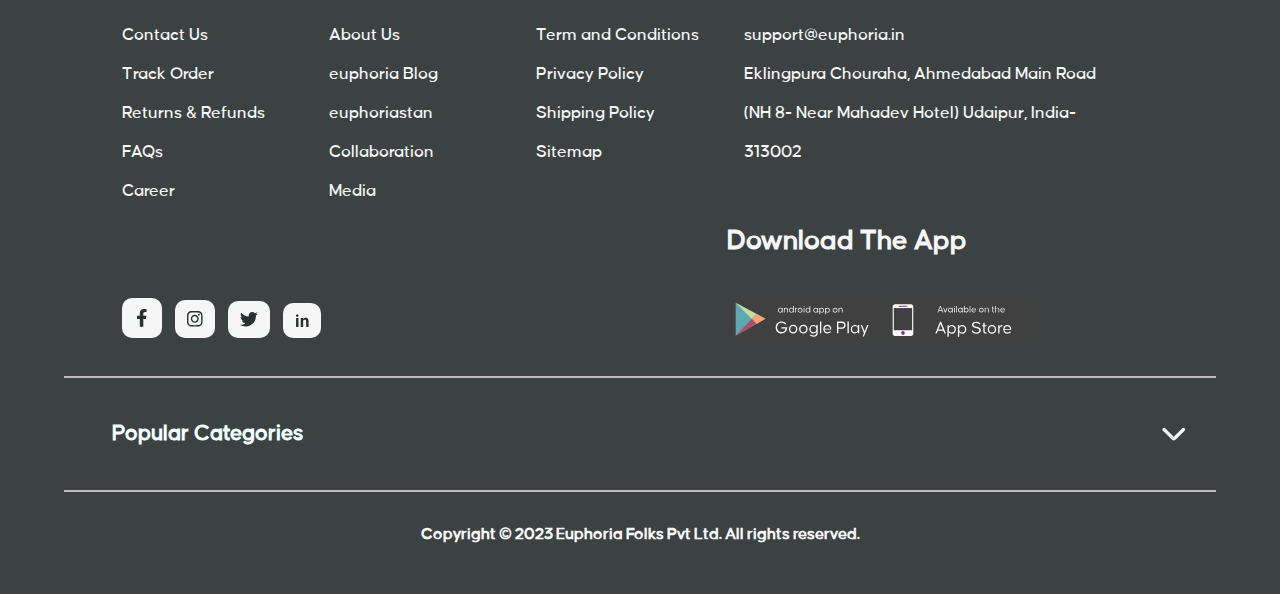
<file: product.html>
<!DOCTYPE html>
<html lang="en">
    <head>
        <meta charset="UTF-8">
        <meta name="viewport" content="width=device-width, initial-scale=1.0">
        <title>Euphoria</title>
        <link rel="icon" type="image/svg" sizes="32x32" href="assets/Logo.svg">
        <link rel="stylesheet" href="css/product.css">
        <link rel='stylesheet' href='https://cdn-uicons.flaticon.com/2.6.0/uicons-regular-straight/css/uicons-regular-straight.css'>
        <link rel='stylesheet' href='https://cdn-uicons.flaticon.com/2.6.0/uicons-solid-straight/css/uicons-solid-straight.css'>
    
    </head>
    <body>
        <section id="main">
            <section class="wrapper">
                <header>
                    <!-- image-icon -->
                    <h1>
                        <a href="index.html"><img src="assets/Logo.svg" alt="logo-image" /></a>
                    </h1>
        
                    <ul class="left">
                        <li><a class="menu-list active-one " onclick="setActiveMenuList(this)" href="/">Shop</a></li>
                        <li><a class="menu-list two" href="/index.html" onclick="setAactiveMenu(this)">Men</a></li>
                        <li><a class="menu-list active_menu" href="product.html"  onclick="setAactiveMenu(this)">Women</a></li>
                        <li><a class="menu-list" href="/"  onclick="setAactiveMenu(this)">Combos</a></li>
                        <li><a class="menu-list" href="/"  onclick="setAactiveMenu(this)">Joggers</a></li>
                    </ul>
                    <div class="center">
                        <!-- form- -->
                        <form class="form" action="">
                            <img src="assets/search.svg" alt="search-logo" />
                            <input type="text" placeholder="search" >
                        </form>
                    </div>
                    <div class="right">
                        <span><a href="/"><img src="assets/heart.svg" alt="heart-logo" /></a></span>
                        <span><a href="/"><img src="assets/user.svg" alt="user-logo" /></a></span>
                        <span><a href="/"><img src="assets/shopping cart.svg" alt="shopping-logo" /></a></span>
                    </div>
                    <div class="icons">
                        <div class="details">
                            <div id="hover">
                                <h1><img class="menu" src="assets/menu.svg" alt="menu_image" /></h1>
                                <ul>
                                    <li><form class="form-main" action="">
                                        <img src="assets/search.svg" alt="search-logo" />
                                        <input type="text" placeholder="search" >
                                    </form></li>
                                    <li>
                                        <span><a href="/"><img src="assets/heart.svg" alt="heart-logo" /></a></span>
                                        <span><a href="/"><img src="assets/user.svg" alt="user-logo" /></a></span>
                                        <span><a href="/"><img src="assets/shopping cart.svg" alt="shopping-logo" /></a></span>   
                                    </li>
                                    <li><a href="/">Shop</a></li>
                                    <li><a href="/">Men</a></li>
                                    <li><a href="/">Women</a></li>
                                    <li><a href="/">Combos</a></li>
                                    <li><a href="/">Joggers</a></li>
                                </ul>
                            </div>
                        </div>
                    </div>
                </header>
            </section>
            <!-- header closing -->
             <section id="spolight-about">
                <div class="more-details-main">
                    <div class="more-details-left">
                        <div class="more-details-left-left">
                            <div class="more-images">
                                <a href=""><img class="small-image" src="assets/left-img-1.svg" alt="small-image" /></a>
                                <a href=""><img class="small-image" src="assets/left-img-2.svg" alt="small-image" /></a>
                                <a href=""><img class="small-image" src="assets/left-img-3.svg" alt="small-image" /></a>
                                <a href=""><img class="small-image-arrow" src="assets/left-img-4.svg" alt="small-image" /></a>
                            </div>
                        </div>
                        <div class="more-details-left-right">
                            <a href="#"><img class="more-details-image" src="assets/about-img.png" alt="ii" /></a>
                        </div> 
                    </div>
                    <div class="more-details-right">
                        <!-- <img src="assets/left (Stroke).svg" alt=""> -->
                         <div class="more-details-right-container">
                            <span class="more-navigations">
                                <a href=""><p class="more-navigations-content">Shop</p></a>
                                <img src="assets/left (Stroke).svg" alt="" />
                                <a href=""><p class="more-navigations-content">Women</p></a>
                                <img src="assets/left (Stroke).svg" alt="" />
                                <a href=""><p class="more-navigations-content" >Top</p></a>
                            </span>
                            <h5 class="more-details-right-heading">Raven Hoodie With <br/>
                                Black colored Design</h5>
                                <!-- five star icon -->
                            <a href="">
                                <div class="icon-page">
                                    <img class="five-star" src="assets/fourstar.svg" alt="five-star" />
                                    <p class="icon-page-text-one">3.5</p>
                                    <img class="message" src="assets/message.svg" alt="message" />
                                    <p class="icon-page-text-two">120 comment</p>
                                </div>

                            </a>
                            <div class="select-size">
                                <a href="#spolight-about"><p class="size-one">Select Size</p></a>
                                <a href="#spolight-about"><p class="size-two">Size Guide</p></a>
                                <a href="#spolight-about"><img src="assets/size-arrow.svg" alt="size-arrow" /></a>
                                
                            </div>
                            <div class="size-container">
                                <div class="size-option">XS</div>
                                <div class="size-option">S</div>
                                <div class="size-option">M</div>
                                <div class="size-option selected">L</div>
                                <div class="size-option">XL</div>
                            </div> 
                            <!-- <div class="size-container-dots"> -->

                            <p class="size-container-dots-heading">Colours Available</p>    
                            <div class="size-container-dots">
                                
                                <div class="size-option-dots selectedd">
                                     <div class="size-option-dot1"></div>
                                 </div>
                                <div class="size-option-dots">
                                    <div class="size-option-dot2"></div>
                                </div>
                                <div class="size-option-dots">
                                    <div class="size-option-dot3"></div>
                                </div>
                                <div class="size-option-dots ">
                                    <div class="size-option-dot4"></div>
                                </div>
                            </div> 
                           <!--add card  -->
                           <div class="card-container">
                                <div class="add-card">
                                    <a href=""><img class="add-card-image" src="assets/add-card.svg" alt="add-card" /></a>
                                    <a href="#spolight-about" class="add-card-button">Add to cart</a>
                                </div>
                                <div class="add-card-right">
                                    <a href="#spolight-about" class="add-card-price">$63.00</a>

                                </div>
                           </div>
                           <hr style="border: 1px solid #BEBCBD; width: 90% ;margin: 25px 0;">
                           <div class="add-card-description">
                            <!-- #spolight-about -->
                                <a href="">
                                    <div class="shipping">
                                        <span class="shipping-icon"><img src="assets/creditcard.svg" alt="credit-card" /></span>
                                        <a href=""><p class="shipping-text">Secure payment</p></a>
                                     </div>
                                </a>
                                <a href="">
                                    <div class="shipping">
                                        <span class="shipping-icon"><img src="assets/Size&Fit.svg" alt="Size&Fit" /></span>
                                        <a href=""><p class="shipping-text">Size & Fit</p></a>
                                     </div>
                                </a>
                                <a href="">
                                    <div class="shipping">
                                        <span class="shipping-icon"><img src="assets/truck.svg" alt="credit-card" /></span>
                                        <a href=""><p class="shipping-text">Free shipping</p></a>
                                     </div>
                                </a>
                                <a href="">
                                    <div class="shipping">
                                        <span class="shipping-icon"><img src="assets/Free-Shipping&Returns.svg" alt="Free-Shipping&Returns" /></span>
                                        <a href=""><p class="shipping-text">Free Shipping & Returns</p></a>
                                     </div>
                                </a>
                            </div> 
                         </div>
                         
                    </div>
                </div>
             </section>
            <!-- product-description -->
             <section id="product-description">
                <section class="wrapper">
                    <div class="product-description-container">
                        <div class="product-description-left">
                            <span class="title">
                                <img src="assets/r.png" alt="title-image" />
                                <h2>Product Description</h2>
                            </span>
                            <a href="#spolight-about">
                                <div class="product-description-left-heading">
                                    <h5  class="product-description-left-heading-one">Description</h5>
                                    <h5 class="product-description-left-heading-two">User comments</h5>
                                    <img src="assets/Frame 33.svg" alt="Frame 33" />
                                    <h5 class="product-description-left-heading-three">Question & Answer</h5>
                                    <img src="assets/icon-number.svg" alt="Frame 33" />
                                </div>
                                <p class="product-description-left-text">
                                    100% Bio-washed Cotton – makes the fabric extra soft 
                                    & silky. Flexible ribbed crew neck. Precisely stitched with no pilling 
                                    & no fading. Provide  all-time comfort. Anytime, anywhere
                                    . Infinite range of matte-finish HD prints.

                                </p>

                            </a>

                        </div>
                        <div class="product-description-right">
                            <div class="ul-main">
                                <ul class="product-description-right-main">
                                    <li>
                                        <p class="product-description-right-main-one">Fabric</p>
                                        <p class="product-description-right-main-two">Bio-washed Cotton</p>
                                    </li>
                                    <li>
                                        <p class="product-description-right-main-one">Pattern</p>
                                        <p class="product-description-right-main-two">Printed</p>
                                    </li>
                                    <li>
                                        <p class="product-description-right-main-one">Fit</p>
                                        <p class="product-description-right-main-two">Regular-fit</p>
                                    </li>
                                    <li>
                                        <p class="product-description-right-main-one">Neck</p>
                                        <p class="product-description-right-main-two">Round Neck</p>
                                    </li>
                                    <li>
                                        <p class="product-description-right-main-one">Sleeve</p>
                                        <p class="product-description-right-main-two">Half-sleeves</p>
                                    </li>
                                    <li>
                                        <p class="product-description-right-main-one">Style</p>
                                        <p class="product-description-right-main-two">Casual Wear</p>
                                    </li>
                                </ul>
                            </div>

                        </div>
                    </div>
                </section>
             </section>
             <!-- popular catogories -->
             <section id="similar-products">
                <section class="wrapper">
                    <span class="title">
                        <img src="assets/r.png" alt="title-image" />
                        <h2>Similar Products</h2>
                      </span>
                      <ul class="limlight-main">
                          <li>
                            <a href="product.html"><img class="limlight-image" src="assets/similar-1.png" alt="im-img1" /></a>
                            
                            <span class="span-heart">
                                <span class="icon love-icon">
                                    <i class="fi fi-ss-heart one"></i>
                                    <i class="fi fi-rs-heart two"></i>
                                </span>
                            </span>
                            <div class="ce ">
                                <span class="ll_left">
                                    <h3>White T-Shirt</h3>
                                    <a href="product.html"><p>Priya’s  Brand</p></a>
                                </span>
                                <span class="ll_right">
                                    <p><a href="product.html">$13.00</a></p>
                                </span>
                            </div> 
    
                          </li>
                          <li>
                            <a href="product.html"><img class="limlight-image" src="assets/similar-2.png" alt="im-img1" /></a>
                            <span class="span-heart">
                                <span class="icon love-icon">
                                    <i class="fi fi-ss-heart one"></i>
                                    <i class="fi fi-rs-heart two"></i>
                                </span>
                            </span>
                            <div class="ce ">
                                <span class="ll_left">
                                    <h3>Dark Green Sweatshirt....</h3>
                                    <a href="product.html"><p>Roboto’s  Brand</p></a>
                                </span>
                                <span class="ll_right">
                                    <p><a href="product.html">$127.00</a></p>
                                </span>
                            </div> 
    
                          </li>
                          <li>
                            <a href="product.html"><img class="limlight-image" src="assets/similar-3.jpg" alt="im-img1" /></a>
                            <span class="span-heart">
                                <span class="icon love-icon">
                                    <i class="fi fi-ss-heart one"></i>
                                    <i class="fi fi-rs-heart two"></i>
                                </span>
                            </span>
                            <div class="ce ">
                                <span class="ll_left">
                                    <h3>Levender Sweatshirt ....</h3>
                                    <a href="product.html"><p>Jhanvi’s  Brand</p></a>
                                </span>
                                <span class="ll_right">
                                    <p><a href="product.html">$133.00</a></p>
                                </span>
                            </div> 
    
                          </li>
                          <li>
                            <a href="product.html"><img class="limlight-image" src="assets/similar-4.png" alt="im-img1" /></a>
                            <span class="span-heart">
                                <span class="icon love-icon">
                                    <i class="fi fi-ss-heart one"></i>
                                    <i class="fi fi-rs-heart two"></i>
                                </span>
                            </span>
                            <div class="ce ">
                                <span class="ll_left">
                                    <h3>Urban jacket with white ....</h3>
                                    <a href="product.html"><p>Sagar’s  Brand</p></a>
                                </span>
                                <span class="ll_right">
                                    <p><a href="product.html">$79.00</a></p>
                                </span>
                            </div> 
    
                          </li>
                      </ul>
                </section>
            </section>
            <!-- closing -->
            <section id="footersecton">
                <footer>
                    <section class="wrapper">
                        <div class="more-imformation">
                            <div class="box1">
                                <ul class="footer-information">
                                    <li class="footer-heading"><h2>Need Help</h2></li>
                                    <li class="footer-lists"><a href="/">Contact Us</a></li>
                                    <li class="footer-lists"><a href="/">Track Order</a></li>
                                    <li class="footer-lists"><a href="/">Returns & Refunds</a></li>
                                    <li class="footer-lists"><a href="/">FAQs</a></li>
                                    <li class="footer-lists"><a href="/">Career</a></li>
                                </ul>
                            </div>
                            <div class="box2">
                                <ul class="footer-information">
                                    <li class="footer-heading"><h2>Company</h2></li>
                                    <li class="footer-lists"><a href="/">About Us</a></li>
                                    <li class="footer-lists"><a href="/">euphoria Blog</a></li>
                                    <li class="footer-lists"><a href="/">euphoriastan</a></li>
                                    <li class="footer-lists"><a href="/">Collaboration</a></li>
                                    <li class="footer-lists"><a href="/">Media</a></li>
                                </ul>
                            </div>
                            <div class="box3">
                                <ul class="footer-information">
                                    <li class="footer-heading"><h2>More Info</h2></li>
                                    <li class="footer-lists"><a href="/">Term and Conditions</a></li>
                                    <li class="footer-lists"><a href="/">Privacy Policy</a></li>
                                    <li class="footer-lists"><a href="/">Shipping Policy</a></li>
                                    <li class="footer-lists"><a href="/">Sitemap</a></li>
                                </ul>
    
                            </div>
                            <div class="box4">
                                <ul class="footer-information">
                                    <li class="footer-heading"><h2>Location</h2></li>
                                    <li class="footer-lists"><a href="/">support@euphoria.in</a></li>
                                    <li class="footer-lists"><a href="/">Eklingpura Chouraha, Ahmedabad Main Road</a></li>
                                    <li class="footer-lists"><a href="/">(NH 8- Near Mahadev Hotel) Udaipur, India- 313002</a></li>
                                </ul>
    
                            </div>
                        </div>
                        <div class="more-imformation">
                            <div class="app-store-list">
                                <div class="store-left">
                                    <span class="facebook"><a href="https://www.facebook.com/" target="_blank"><img src="assets/facebook.svg" alt="facebook" /></a></span>
                                    <span class="instagram"><a href="https://www.instagram.com/" target="_blank"><img src="assets/instagram.svg" alt="instagram" /></a></span>
                                    <span class="twitter"><a href="https://www.linkedin.com/home" target="_blank"><img src="assets/twitter.svg" alt="twitter" /></a></span>
                                    <span class="linkdin"><a href="https://in.linkedin.com/" target="_blank"><img src="assets/linkedin.svg" alt="linkdin" /></a></span>
                                </div>
                                <div class="store-right ">
                                    <a href="/"><h2 class="download">Download The App</h2></a>
                                    <a href="https://play.google.com/" target="_blank"><img src="assets/play_store.svg" class="playstore" alt="playstore" /></a>
                                    <a href="https://www.apple.com/app-store/" target="_blank"><img src="assets/app_store.svg" class="playstore" alt="app_store" /></a>
                                </div>
                            </div>
    
                        </div>
                        <hr style="border: 1px solid #BEBCBD; width: 100% ;margin: 25px 0;">
                        <div class="popular_category ">
                            <a href="#footersecton"><h2 style="color: azure;">Popular Categories</h2></a>
                            <img src="assets/Icon.svg" id="toggleBtn" alt="icon-image" />
                        </div>
                        <div id="content">
                            <ul>
                                <li class="footer-heading"><h2>More Info</h2></li>
                            <li class="footer-lists"><a href="/">Term and Conditions</a></li>
                            <li class="footer-lists"><a href="/">Privacy Policy</a></li>
                            <li class="footer-lists"><a href="/">Shipping Policy</a></li>
                            <li class="footer-lists"><a href="/">Sitemap</a></li>
                            </ul>
                         </div>
                        <hr style="border: 1px solid #BEBCBD; width: 100% ;margin: 25px 0;">
                        <a href="/"><p class="copyright">Copyright © 2023 Euphoria Folks Pvt Ltd. All rights reserved.</p></a>
                    </section>    
                </footer>
            </section> 
        </section>
        
        <script >
               var img=document.getElementById("toggleBtn");
                var content = document.getElementById("content");
                img.addEventListener("click", function() {
                    content.style.display = (content.style.display === "none") ? "block" : "none";
                    img.style.transform = (img.style.transform === "rotate(0deg)") ? "rotate(180deg)" : "rotate(0deg)";
                });

                //popular

                document.addEventListener("DOMContentLoaded", function () {
                const sizeOptions = document.querySelectorAll(".size-option");

                sizeOptions.forEach(option => {
                option.addEventListener("click", function () {
            // Remove the 'selected' class from all options
                 sizeOptions.forEach(opt => opt.classList.remove("selected"));

            // Add 'selected' class to the clicked option
                 this.classList.add("selected");
                        });
                    });
                 });

                 document.addEventListener("DOMContentLoaded", function () {
                    const dotscolor = document.querySelectorAll(".size-option-dots");

                    dotscolor.forEach(option => {
                        option.addEventListener("click", function () {
                            // Remove the 'selected' class from all options
                            dotscolor.forEach(opt => opt.classList.remove("selectedd"));

                            // Add 'selected' class to the clicked option
                            this.classList.add("selectedd");
                        });
                    });
                });

                // menu list

                function setActiveMenu(selectedTab) {
                    document.querySelectorAll('.menu-list').forEach(menu => {
                        menu.classList.remove('active_menu');
                    });
                    selectedTab.classList.add('active_menu');
                    }

                //similar items
                
                
                    document.querySelectorAll(".love-icon").forEach(icon => {
                    icon.addEventListener("click", function () {
                        this.classList.toggle("active");
                    });
                });


        </script>
    </body>
</html>
</file>
<file: css/style.css>
* {
  margin: 0;
  padding: 0;
  border: 0;
  vertical-align: baseline;
  font-weight: normal;
  text-decoration: none;
  outline: none;
  -webkit-box-sizing: border-box;
  -moz-box-sizing: border-box;
  box-sizing: border-box;
}

ol,
ul {
  list-style: none;
}

@font-face {
  font-family: 'Caustenlight';
  src: url('../fonts/Causten-ExtraLight.woff2') format('woff2');
  /* url('../fonts/Causten-ExtraLight.woff') format('woff'); */
  font-weight: 200;
  font-style: normal;
  font-display: swap;
}

@font-face {
  font-family: 'Caustenmedium';
  src: url('../fonts/Causten-Medium.woff2') format('woff2');
  /* url('../fonts/Causten-Medium.woff') format('woff'); */
  font-weight: 500;
  font-style: normal;
  font-display: swap;
}

html,
body {
  height: 100%;
  width: 100%;
  font-family: 'Caustenmedium', sans-serif;
  color: #3C4242;
}

.wrapper {
  width: 90%;
  margin: 0 auto;
  max-width: 1280px;
}

.title {
  display: flex;
  margin-bottom: 3%;
}

.title img {
  width: 6px;
  height: 30px;
}

.title h2 {
  font-size: 34px;
  font-weight: 600;
  line-height: 33.5px;
  padding-left: 14px;
  letter-spacing: 2%;
}

header {
  height: 100px;
  width: 100%;
  display: flex;
  align-items: center;
  position: relative;
  background-color: white;
  z-index: 1;
  justify-content: space-between;
  /* padding: 0 100px; */
}

header h1 img {
  height: 45px;
  width: 91px;
}

header .left {
  display: flex;
}

header .left li {
  margin-left: 25px;
}

header .left li a.menu-list .active_menu {
  font-weight: bold;
  color: #222;
  font-size: 22px;
}

header .left li a.menu-list.active-one:hover {
  font-weight: bold;
  color: #222;
  font-size: 22px;
}

header .left li a.menu-list.active-one {
  font-weight: bold;
  color: #222;
  font-size: 22px;
}

header .left li a.menu-list.two {
  font-weight: bold;
  color: #222;
  font-size: 22px;
}

header .left li .menu-list {
  color: #807D7E;
  font-size: 22px;
}

header .left li .menu-list:hover {
  font-weight: bold;
  color: #222;
  font-size: 22px;
}

header .center .form {
  display: flex;
  background: #F6F6F6;
  width: 267px;
  height: 44px;
  padding-left: 25px;
  border-radius: 5px;
}

header .center img {
  width: 20px;
}

header .center .form input {
  width: 100%;
  padding-left: 12px;
  font-size: 16px;
  background: #F6F6F6;
  color: #807D7E;
  border: #F6F6F6;
  border-radius: 8px;
}

header .right {
  display: flex;
}

header .right {
  width: 156px;
  height: 44px;
  justify-content: space-between;
}

header .right span {
  width: 44px;
  height: 44px;
  background: #F6F6F6;
  position: relative;
  border-radius: 8px;


}

header .right span a img {
  width: 17px;
  height: 17px;
  position: absolute;
  top: 12px;
  left: 13px;
}

.form-main {
  display: flex;
  background: #F6F6F6;
  width: 100%;
  height: 44px;
  padding-left: 50px;
  align-items: center;
  border-radius: 5px;
}

.form-main input {
  width: 100%;
  padding-left: 12px;
  font-size: 16px;
  background: #F6F6F6;
  color: #807D7E;
  border: #F6F6F6;
  border-radius: 8px;
}

/* close */
header .icons {
  position: absolute;
  top: 17px;
  left: 10px;
  display: none;
}

header .icons .details {
  position: relative;
}

header .icons .details #hover {
  z-index: 2;
}

header .icons .details #hover h1 img:hover ul {
  display: block;
}

header .icons .details ul {
  position: absolute;
  top: -10px;
  left: 40px;
  bottom: 0;
  width: 250px;
  height: 3000px;
  background: #fff;
  display: none;
  text-decoration: none;
  list-style: none;

}

header .icons .details #hover ul li {
  width: 100%;
  text-align: center;
  background: #fff;
  height: 45px;
  text-decoration: none;
  list-style: none;
}

header .icons .details #hover ul li:first-child {
  margin-top: 80px;
  margin-bottom: 30px;
}

header .icons .details #hover ul li span a {
  width: 40px;
  height: 20px;
  background: #F6F6F6;
  border-radius: 5px;
  padding: 10px;
  text-decoration: none;
  list-style: none;
}

header .icons .details #hover ul li:hover {
  color: #222;
  font-weight: bold;
  border-bottom: 1px solid #3C4242;
  cursor: pointer;
}

header .icons .details #hover ul li:nth-child(2) a {
  color: #222;
  font-weight: bold;
  border-bottom: 1px solid #3C4242;
}

header .icons .details #hover ul li a {
  color: #807d7e;
}

header .icons .details #hover:hover ul {
  display: block;
  position: absolute;
  left: -36px;
  top: - 20px;
}

header .icons .details #hover h1 img {
  width: 30px;
  height: 30px;
}

/* spotlight */
.slider {
  position: relative;
  width: 100%;
  height: 550px;
}

.slide {
  /* position: absolute;
    top: 0;
    left: 0; */
  width: 100%;
  height: 100%;
  background-size: cover;
  background-position: center;
  background-repeat: no-repeat;
  background-position: top -90px center;
  display: none;
}

.slide.active {
  display: block;
}

/* .navigation {
    position: absolute;
   top: 50%;
    transform: translateX(-50%);
  } */

.prev {
  /* background-color: #fff; */
  border: none;
  padding: 10px 20px;
  font-size: 16px;
  cursor: pointer;
  position: absolute;
  top: 40%;

}

.next {
  /* background-color: #fff; */
  border: none;
  /* padding: 10px 20px; */
  font-size: 16px;
  cursor: pointer;
  position: absolute;
  top: 40%;
  left: 97.5%;

}

.dots {
  position: absolute;
  bottom: 80px;
  left: 50%;
  display: flex;
  /* transform: translateX(-50%); */
  /* border-radius: 10px; */
}

.dot {
  display: inline-block;
  width: 62px;
  height: 10px;
  background-color: #FFFFFF;
  margin: 0 1px;
  cursor: pointer;
  opacity: 50%;

}

#dot-left {
  border-radius: 10px 0px 0px 10px;
}

#dot-right {
  border-radius: 0px 10px 10px 0px;
}

.dot.active {
  background-color: #FFFFFF;
  opacity: 4;
}

/* content */

#main #spotlight {
  width: 100%;
  position: relative;

}

#main #spotlight .wrapper .contents {
  width: 60%;
  align-items: center;
  justify-content: center;
  position: absolute;
  top: 60px;

}

#main #spotlight .wrapper .contents h2 {
  font-size: 28px;
  color: #fff;
  font-weight: 500;
  line-height: 37.77px;
  width: 80%;
  letter-spacing: 0.16px;
  margin-left: 100px;
  padding-bottom: 12px;
}

#main #spotlight .wrapper .contents h1 {
  font-size: 70px;
  color: #fff;
  font-weight: 800;
  line-height: 93.62px;
  width: 80%;
  /* line-height: 0.31px; */
  margin-left: 100px;

}

#main #spotlight .wrapper .contents p {
  color: #fff;
  font-size: 28px;
  font-weight: 500;
  line-height: 47.21px;
  width: 80%;
  margin-left: 100px;
  padding-top: 12px;



}

#main #spotlight .wrapper .contents button {
  background: #fff;
  /* padding: 16px 72px 16px 72px; */
  width: 212px;
  height: 56px;
  border-radius: 5px;
  margin-left: 100px;
  margin-top: 18px;
  border: 1px solid #fff;
}

#main #spotlight .wrapper .contents button a {
  font-size: 19px;
  font-weight: 700;
  line-height: 28.8px;
  color: #3C4242;

}



/* section-arrival */
#newarrival {
  display: block;
  position: relative;
  margin: 70px 0;
}

.gallery {
  display: flex;
  overflow-x: scroll;
}

.gallery div {
  grid-template-rows: auto auto auto;
  /* padding: 10px; */
  display: flex;
  flex-direction: row;
  column-gap: 40px
}

.gallery div img {
  width: 235px;
}

.gallery div:hover .gallery div img {
  width: 250px;
}

.gallery::-webkit-scrollbar {
  display: none;
}

.gallery-wrap {
  display: flex;
  padding-top: 50px;
}

#backBtn {
  width: 25px;
  cursor: pointer;
  margin-right: 20px;
}

#nextBtn {
  width: 25px;
  cursor: pointer;
  margin-left: 20px;
}

#newarrival .gallery div h3 {
  padding-top: 6%;
  font-weight: 700;
  font-size: 20px;
  color: #3c4242;
}


/* discount-section */
#main #discount .wrapper .discount-main .discount-left {
  width: 48%;
  height: 355.8436px;
  background: url('../assets/discount_image_left.jpeg') no-repeat;
  background-size: cover;
  border-radius: 10px;
  background-position: center;
  box-shadow: 8px 5px 5px rgba(0, 0, 0, 0.5);

}

#main #discount .wrapper .discount-main {
  display: flex;
  margin-top: 60px;
  margin-bottom: 50px;
  justify-content: space-between;
}

#main #discount .wrapper .discount-main .discount-right {
  width: 48%;
  height: 355.8436px;
  background: url('../assets//discount_image_right.jpeg') no-repeat;
  background-position: center;
  background-size: cover;
  border-radius: 10px;
  box-shadow: 8px 5px 5px rgba(0, 0, 0, 0.5);
}

#main #discount .wrapper .discount-main .discount-left h6 {
  font-weight: 800;
  font-size: 18px;
  line-height: 30.07px;
  padding-top: 15.29px;
  padding-left: 28.12px;
  color: #FFFFFF;
  width: 100%;
}

#main #discount .wrapper .discount-main .discount-left h3 {
  font-weight: 800;
  font-size: 34px;
  line-height: 45.1px;
  color: #FFFFFF;
  padding-left: 28.12px;
  width: 100%;

}

#main #discount .wrapper .discount-main .discount-left p {
  font-weight: 500;
  font-size: 16px;
  line-height: 50.06px;
  color: #FFFFFF;
  padding-left: 28.12px;
  width: 100%;
  padding-bottom: 20px;
}

#main #discount .wrapper .discount-main .discount-left a {
  font-weight: 800;
  font-size: 20px;
  line-height: 30.13px;
  color: #FFFFFF;
  border-bottom: 1px solid #fff;
  margin-left: 28.12px;
  width: 100%;
}

/* discount-right */
#main #discount .wrapper .discount-main .discount-right h6 {
  font-weight: 800;
  font-size: 18px;
  line-height: 30.07px;
  padding-top: 15.29px;
  padding-left: 28.12px;
  color: #FFFFFF;
  width: 100%;

}

#main #discount .wrapper .discount-main .discount-right h3 {
  font-weight: 800;
  font-size: 34px;
  line-height: 45.1px;
  color: #FFFFFF;
  padding-left: 28.12px;
  width: 100%;

}

#main #discount .wrapper .discount-main .discount-right p {
  font-weight: 500;
  font-size: 16px;
  line-height: 50.06px;
  color: #FFFFFF;
  padding-left: 28.12px;
  padding-bottom: 20px;
  width: 100%;
}

#main #discount .wrapper .discount-main .discount-right a {
  font-weight: 800;
  font-size: 20px;
  line-height: 30.13px;
  color: #FFFFFF;
  border-bottom: 1px solid #fff;
  margin-left: 28.12px;
  width: 100%;
}

/* poster */
.poster-main {
  width: 100%;
  margin-top: 30px;
  display: flex;
  margin-bottom: 50px;
}

.post_1 {
  background: url('../assets/bg-4.jpg') no-repeat;
  width: 50%;
  height: 500px;
  background-size: cover;
  border-radius: 15px 0 0 15px;
}

.post_2 {
  background: url('../assets/bg-5.jpg') no-repeat;
  background-size: cover;
  width: 50%;
  height: 500px;
  border-radius: 0 15px 15px 0;
}

.cont {

  width: 90%;
  margin: 0 auto;
  padding-top: 110px;
}

.cont h2 {
  font-size: 34px;
  color: #fff;
  line-height: 50px;
  font-weight: 800;


}

.cont p {
  font-size: 20px;
  color: #fff;
  font-family: 'Caustenlight';
  line-height: 24px;
  font-weight: 300;
  padding-bottom: 46px;

}

.cont a {
  font-size: 18px;
  color: #3C4242;
  background: #fff;
  padding: 8px 34px;
  border-radius: 8px;

}

/* mens-section */
/* #mens-section{
} */
#mens-section .wrapper .mens-main {
  width: 100%;
  display: flex;
  flex-wrap: wrap;
  padding-bottom: 50px;
}

#mens-section .wrapper .mens-main li {
  padding-top: 40px;
  width: 23%;
}

#mens-section .wrapper .mens-main li:first-child {
  margin-right: 2.66%;
}

#mens-section .wrapper .mens-main li:nth-child(2) {
  margin-right: 2.66%;
}

#mens-section .wrapper .mens-main li:nth-child(3) {
  margin-right: 2.66%;
}

#mens-section .wrapper .mens-main li:nth-child(5) {
  margin-right: 2.66%;
}

#mens-section .wrapper .mens-main li:nth-child(6) {
  margin-right: 2.66%;
}

#mens-section .wrapper .mens-main li:nth-child(7) {
  margin-right: 2.66%;
}

#mens-section .wrapper .mens-main li .mens-image {
  width: 100%;
  filter: brightness(100%);
}

#mens-section .wrapper .mens-main li .mens-more-information {
  display: flex;
  padding-top: 10px;
  justify-content: space-between;
  position: relative;
}

#mens-section .wrapper .mens-main li .mens-more-information h3 a {
  font-size:
    17.88px;
  font-weight: 700;
  line-height: 27.93px;
  color: #2A2F2F;
}

#mens-section .wrapper .mens-main li .explore {
  font-size:
    13.41px;
  color: #7F7F7F;
  padding-top: 16px;
  line-height:
    27.93px;
  font-weight: 500;
}

#mens-section .wrapper .mens-main li .mens-more-information .arrow-men-womens {
  margin-top: 11px;
}

/* closing */

/* limlight */
#limlight {
  margin-top: 50px;
  width: 100%;
}

.love-icon {
  /* position: absolute;
  top: 10px;
  right: 10px; */
  font-size: 15px;
  margin-right: 10px;
  cursor: pointer;
  transition: color 0.3s ease;
}

.love-icon i {
  position: absolute;
  top: 10px;
  right: 10px;
  transition: opacity 0.3s ease;
}

.love-icon .one {
  color: red;
  opacity: 0;
}

.love-icon .two {
  color: gray;
  opacity: 1;
}

.love-icon.active .one {
  opacity: 1;
}

.love-icon.active .two {
  opacity: 0;
}

#limlight .wrapper .limlight-main {
  width: 100%;
  display: flex;
  flex-wrap: wrap;
  margin-bottom: 40px;
  margin-top: 30px;
}

#limlight .wrapper .limlight-main li {
  width: 23%;
  position: relative;

}

#limlight .wrapper .limlight-main li:first-child {
  margin-right: 2.66%;
}

#limlight .wrapper .limlight-main li:nth-child(2) {
  margin-right: 2.66%;
}

#limlight .wrapper .limlight-main li:nth-child(3) {
  margin-right: 2.66%;
}

#limlight .wrapper .limlight-main li .limlight-image {
  width: 100%;
}

/* #limlight .wrapper .limlight-main li .limlight-more-information{
  display: flex;
  padding-top: 10px;
  justify-content: space-between;
  position: relative;
}
   */
.span-heart {
  width: 35px;
  height: 35px;
  position: absolute;
  top: 15px;
  left: 80%;
  background-color: #fff;
  border-radius: 50%;
  display: flex;
  justify-content: center;
  align-items: center;
}

.ce {
  display: flex;
  justify-content: space-between;
  padding-top: 20px;
}

.ce .ll_left h3 {
  font-size: 16px;
  font-weight: 600;
  line-height: 19.2px;
}

.ce .ll_left p {
  font-size: 14px;
  font-weight: 500;
  color: #807D7E;
  margin-top: 4px;
  line-height: 16.8px;

}

.ce .ll_right p {
  margin-top: 10px;
}

.ce .ll_right p a {
  background: #F6F6F6;
  margin-top: 8px;
  font-size: 14px;
  line-height: 16.8px;
  font-weight: 700;
  padding: 8px;
  border-radius: 8px;
  color: #3C4242;

}

/* womens section */
#womens-section .wrapper .womens-main {
  width: 100%;
  display: flex;
  flex-wrap: wrap;
}

#womens-section .wrapper .womens-main li {
  padding-top: 40px;
  width: 23%;

}

#womens-section .wrapper .womens-main li:first-child {
  margin-right: 2.66%;
}

#womens-section .wrapper .womens-main li:nth-child(2) {
  margin-right: 2.66%;
}

#womens-section .wrapper .womens-main li:nth-child(3) {
  margin-right: 2.66%;
}

#womens-section .wrapper .womens-main li .womens-image {
  width: 100%;
}

#womens-section .wrapper .womens-main li .womens-more-information {
  display: flex;
  padding-top: 10px;
  justify-content: space-between;
}

#womens-section .wrapper .womens-main li .womens-more-information .arrow-men-womens {
  margin-top: 11px;
}

#womens-section .wrapper .womens-main li .womens-more-information h3 a {
  font-size:
    17.88px;
  font-weight: 700;
  line-height: 27.93px;
  color: #2A2F2F;
}

#womens-section .wrapper .womens-main li .explore {
  font-size:
    13.41px;
  color: #7F7F7F;
  padding-top: 16px;
  line-height:
    27.93px;
  font-weight: 500;
}

/* brans-sections */

#brands {
  width: 100%;
  padding-top: 40px;
  /* height: 400px; */
}

#brands .wrapper .main {
  height: 350px;

}

#brands .wrapper h1 {
  color: #fff;
  font-size: 50px;
  text-align: center;
  line-height: 49.1px;
  padding-top: 50px;
  font-weight: 800;
}

#brands .wrapper .brand-discount {
  width: 100%;
  display: flex;
  justify-content: center;
  padding-top: 30px;



}

#brands .wrapper .brand-discount .one {
  font-size: 22px;
  font-weight: 400;
  line-height: 26.4px;

}

#brands .wrapper .brand-discount .three {
  font-size: 22px;
  font-weight: 400;
  line-height: 26.4px;

}

#brands .wrapper .brand-discount .two {
  color: #FFDE21;
  padding: 0 3px;
  font-size: 22px;
  font-weight: 400;
  line-height: 26.4px;



}

#brands .wrapper .brand-discount span {
  color: #fff;
  text-align: center;
  font-size: 22px;
}

#brands .wrapper .brand-names {
  display: flex;
  width: 100%;
  justify-content: space-between;
  padding: 70px 130px 0 130px;
  flex-wrap: wrap;

}

#brands .wrapper .brand-names .brand-name {
  width: 160px;
  height: 80px;
  align-items: center;
  justify-content: center;
  background-color: #ffffff;
  border-radius: 10px;
  padding: 7px 4px 0 4px;




}

#brands .wrapper .brand-names .brand-name a .brand-image {
  width: 150px;
  height: 60px;
  border-radius: 8px;

}


/* footer section */

footer {
  width: 100%;
  background-color: #3C4242;
  padding: 40px 0 40px 0;
  margin-top: 60px;
}

footer .more-imformation {
  display: flex;
  width: 90%;
  margin: auto;

}

footer .more-imformation .box1 {
  width: 20%;
  padding-right: 40px;
}

footer .more-imformation .box2 {
  width: 20%;
  padding-right: 40px;
}

footer .more-imformation .box3 {
  width: 20%;
  padding-right: 40px;
}

footer .more-imformation .box4 {
  width: 40%;
  padding-right: 40px;
}

.footer-lists a {
  font-size: 18px;
  font-weight: 500;
  line-height: 39.04px;
  color: #F6F6F6;
}

.footer-heading h2 {
  font-size:
    28.58px;
  line-height: 61.99px;
  font-weight: 700;
  color: #F6F6F6;
}

.app-store-list {
  width: 100%;
  display: flex;
  padding-right: 120px;

  justify-content: space-between;
}

.store-left .facebook a img {
  display: inline-block;
  padding: 11px 15px;
  background-color: #F6F6F6;
  color: white;
  border-radius: 10px;
  margin-right: 10px;
}

.store-left {
  margin-top: 87px;
}

.store-left .facebook a img:hover {
  background-color: blue;
}

.store-left .instagram a img {
  display: inline-block;
  padding: 11px 12px;
  background-color: #F6F6F6;
  color: white;
  border-radius: 10px;
  margin-right: 10px;
}

.store-left .instagram a img:hover {
  /* background-color:rgb( 225, 48, 108); */
  background: linear-gradient(45deg, #feda75, #fa7e1e, #d62976, #962fbf, #4f5bd5);
}

.store-left .twitter a img {
  display: inline-block;
  padding: 11px 12px;
  background-color: #F6F6F6;
  color: white;
  border-radius: 10px;
  margin-right: 10px;
}

.store-left .twitter a img:hover {
  /* background-color: #0096ff; */
  background: linear-gradient(45deg, #1DA1F2, #0D8ECF);
}

.store-left .linkdin a img {
  display: inline-block;
  padding: 11px 12px;
  background-color: #F6F6F6;
  color: white;
  border-radius: 10px;
  margin-right: 10px;
}

.store-left .linkdin a img:hover {
  /* background-color: #0073b1; */
  background: linear-gradient(45deg, #0077B5, #004182);
}

.download {
  font-size:
    28.58px;
  line-height: 61.99px;
  font-weight: 700;
  padding-bottom: 20px;
  color: #F6F6F6;

}

.popular_category {
  display: flex;
  align-items: center;
  justify-content: space-between;
  padding-left: 48px;
  padding-right: 48px;
}

.popular_category h2 {
  font-size:
    23px;
  line-height: 61.99px;
  font-weight: 700;
  color: #F6F6F6;
}

.popular_category #toggleBtn {
  cursor: pointer;
  width: 30px;
}

.copyright {
  font-size: 17px;
  font-weight:
    700;
  line-height: 36px;
  padding-bottom: 1px;
  color: #F6F6F6;
  text-align: center;
}

#content {
  padding-left: 4%;
  display: none;

}

/* feedback section */
#feedback {
  margin-top: 50px;
}

.slider-container {
  width: 100%;
  overflow-x: auto;
  scroll-snap-type: x mandatory;
  display: flex;
  gap: 30px;
  /* padding: 10px; */
  white-space: nowrap;
  scrollbar-width: none;
}

.slider-container::-webkit-scrollbar {
  display: none;
}

.slide-feed {
  flex: 0 0 100%;
  scroll-snap-align: center;
  box-sizing: border-box;
  background: white;
  /* padding: 20px; */
  border-radius: 10px;
  box-shadow: 0 4px 8px rgba(0, 0, 0, 0.1);
}

.pagination {
  text-align: center;
  margin-top: 10px;
}

.dott {
  height: 10px;
  width: 10px;
  margin: 5px;
  background-color: gray;
  border-radius: 50%;
  display: inline-block;
  cursor: pointer;
}

.actives {
  background-color: black;
}

.feedback-main {
  width: 100%;
  display: flex;
  margin-top: 40px;
  /* justify-content: space-between; */
  /* flex-wrap: wrap; */
  /* position: absolute;
  top: 1px;
  left: 1px; */
}

.card1 {
  width: 366px;
  border: #2A2F2F solid 1px;
  height: 310px;
  padding: 33px;
  margin-right: 80px;
  border-radius: 10px;
  border: 2px solid #BEBCBD;
}

.py-2 {
  font-size: 22px;
  font-weight: 500;
  line-height: 21.6px;
  padding: 15px 0;
  color: #3C4242;
  margin-right: 80px;
}

.card2 {
  width: 366px;
  border: #2A2F2F solid 1px;
  height: 310px;
  padding: 33px;
  border-radius: 10px;
  border: 2px solid #BEBCBD;
  margin-right: 80px;
}

.feed-back-paragragh {
  font-size: 14px;
  font-weight: 400;
  line-height: 16.8px;
  color: #807D7E;
}

.card3 {
  width: 366px;
  border: #2A2F2F solid 1px;
  height: 310px;
  padding: 33px;
  border-radius: 10px;
  border: 2px solid #BEBCBD;
}

.img-images {
  display: flex;
  justify-content: space-between;
}

.Frame {
  height: 24px;
}

/* 1400px responsie */
@media (max-width: 1400px) {
  .gallery div img {
    width: 263px;
  }

  .card1 {
    width: 396px;
    border: #2A2F2F solid 1px;
    height: 330px;
    padding: 33px;
    margin-right: 35px;
    border-radius: 10px;
    border: 2px solid #BEBCBD;
  }

  .py-2 {
    font-size: 22px;
    font-weight: 500;
    line-height: 21.6px;
    padding: 15px 0;
    color: #3C4242;
    margin-right: 80px;
  }

  .card2 {
    width: 396px;
    border: #2A2F2F solid 1px;
    height: 330px;
    padding: 33px;
    border-radius: 10px;
    border: 2px solid #BEBCBD;
    margin-right: 35px;
  }

  .card3 {
    width: 396px;
    border: #2A2F2F solid 1px;
    height: 330px;
    padding: 33px;
    border-radius: 10px;
    border: 2px solid #BEBCBD;
  }

  .feed-back-paragragh {
    font-size: 16px;
    font-weight: 400;
    line-height: 18.8px;
    color: #807D7E;
  }


}

/* 1280px */
@media (max-width: 1280px) {
  .gallery div img {
    width: 235px;
  }

  .card1 {
    width: 366px;
    border: #2A2F2F solid 1px;
    height: 310px;
    padding: 33px;
    margin-right: 27px;
    border-radius: 10px;
    border: 2px solid #BEBCBD;
  }

  .py-2 {
    font-size: 22px;
    font-weight: 500;
    line-height: 21.6px;
    padding: 15px 0;
    color: #3C4242;
    margin-right: 80px;
  }

  .card2 {
    width: 366px;
    border: #2A2F2F solid 1px;
    height: 310px;
    padding: 33px;
    border-radius: 10px;
    border: 2px solid #BEBCBD;
    margin-right: 27px;
  }

  .feed-back-paragragh {
    font-size: 14px;
    font-weight: 400;
    line-height: 16.8px;
    color: #807D7E;
  }

  .card3 {
    width: 366px;
    border: #2A2F2F solid 1px;
    height: 310px;
    padding: 33px;
    border-radius: 10px;
    border: 2px solid #BEBCBD;
  }

  .next {
    /* background-color: #fff; */
    border: none;
    /* padding: 10px 20px; */
    font-size: 16px;
    cursor: pointer;
    position: absolute;
    top: 40%;
    left: 96%;
  }
}

/*  */
@media (max-width:1245px) {
  #brands .wrapper .brand-names {
    display: flex;
    width: 100%;
    justify-content: space-between;
    padding: 70px 100px 0 101px;
  }
}

@media (max-width:1164px) {
  #brands .wrapper .brand-names {
    display: flex;
    width: 100%;
    justify-content: space-between;
    padding: 70px 70px 0 70px;
  }

}

@media (max-width:1105px) {
  header .left {
    display: flex;
    display: none;
  }

  .cont h2 {
    font-size: 30px;
    color: #fff;
    line-height: 50px;
    font-weight: 800;
  }

  .cont p {
    font-size: 18px;
    color: #fff;
    font-family: 'Caustenlight';
    line-height: 24px;
    font-weight: 300;
    padding-bottom: 46px;
  }

  .post_1 {
    background: url(../assets/bg-4.jpg) no-repeat;
    width: 50%;
    height: 460px;
    background-size: cover;
    border-radius: 15px 0 0 15px;
  }

  .slider {
    position: relative;
    width: 100%;
    height: 540px;
  }

  .post_2 {
    background: url(../assets/bg-5.jpg) no-repeat;
    background-size: cover;
    width: 50%;
    height: 460px;
    border-radius: 0 15px 15px 0;
  }

  #newarrival .gallery div h3 {
    padding-top: 6%;
    font-weight: 700;
    font-size: 17px;
    color: #3c4242;
  }

  #womens-section .wrapper .womens-main li .womens-more-information h3 a {
    font-size: 16px;
    font-weight: 700;
    line-height: 27.93px;
    color: #2A2F2F;
  }

  #mens-section .wrapper .mens-main li .mens-more-information h3 a {
    font-size: 16px;
    font-weight: 700;
    line-height: 27.93px;
    color: #2A2F2F;
  }

  .ce .ll_left h3 {
    font-size: 16px;
    font-weight: 600;
    line-height: 19.2px;
  }

  header .right {
    width: 156px;
    height: 44px;
    justify-content: space-between;
    display: none;
  }

  #main #spotlight .wrapper .contents h1 {
    font-size: 64px;
    color: #fff;
    font-weight: 800;
    line-height: 93.62px;
    width: 80%;
    /* line-height: 0.31px; */
    margin-left: 100px;
  }

  #main #spotlight .wrapper .contents h2 {
    font-size: 24px;
    color: #fff;
    font-weight: 500;
    line-height: 37.77px;
    width: 80%;
    letter-spacing: 0.16px;
    margin-left: 100px;
    padding-bottom: 12px;
  }

  #main #spotlight .wrapper .contents p {
    color: #fff;
    font-size: 24px;
    font-weight: 500;
    line-height: 47.21px;
    width: 80%;
    margin-left: 100px;
    padding-top: 12px;
  }

  #main #spotlight .wrapper .contents button {
    background: #fff;
    /* padding: 16px 72px 16px 72px; */
    width: 200px;
    height: 47px;
    border-radius: 5px;
    margin-left: 100px;
    margin-top: 18px;
    border: 1px solid #fff;
  }

  header .icons {
    position: absolute;
    top: 17px;
    left: 10x;
    display: block;
  }

  header {
    height: 100px;
    width: 100%;
    display: flex;
    align-items: center;
    position: relative;
    background-color: white;
    z-index: 1;
    justify-content: space-between;
    /* padding: 0 100px; */
    padding-left: 59px;
  }

  header .icons .details #hover h1 img {
    width: 30px;
    height: 30px;
    margin-top: 12px;
  }

  header .icons .details #hover:hover ul {
    display: block;
    position: absolute;
    left: -66px;
    top: 0;
  }

  .slide.active {
    display: block;
  }

  .slide {
    width: 100%;
    height: 100%;
    background-size: cover;
    background-position: center;
    background-repeat: no-repeat;
    background-position: top 0px center;
    display: none;
  }

  #main #discount .wrapper .discount-main .discount-left h3 {
    font-weight: 800;
    font-size: 32px;
    line-height: 45.1px;
    color: #FFFFFF;
    padding-left: 28.12px;
    width: 100%;
  }

  #main #discount .wrapper .discount-main .discount-right h3 {
    font-weight: 800;
    font-size: 32px;
    line-height: 45.1px;
    color: #FFFFFF;
    padding-left: 28.12px;
    width: 100%;
  }

  #main #discount .wrapper .discount-main .discount-left h6 {
    font-weight: 800;
    font-size: 16px;
    line-height: 30.07px;
    padding-top: 15.29px;
    padding-left: 28.12px;
    color: #FFFFFF;
    width: 100%;
  }

  #main #discount .wrapper .discount-main .discount-right h6 {
    font-weight: 800;
    font-size: 16px;
    line-height: 30.07px;
    padding-top: 15.29px;
    padding-left: 28.12px;
    color: #FFFFFF;
    width: 100%;
  }

  #main #discount .wrapper .discount-main .discount-left a {
    font-weight: 800;
    font-size: 19px;
    line-height: 30.13px;
    color: #FFFFFF;
    border-bottom: 1px solid #fff;
    margin-left: 28.12px;
    width: 100%;
  }

  #main #discount .wrapper .discount-main .discount-right a {
    font-weight: 800;
    font-size: 19px;
    line-height: 30.13px;
    color: #FFFFFF;
    border-bottom: 1px solid #fff;
    margin-left: 28.12px;
    width: 100%;
  }

  .title {
    display: flex;
    align-items: center;
  }

  .title img {
    width: 6px;
    height: 25px;
  }

  .title h2 {
    font-size: 29px;
    font-weight: 600;
    line-height: 33.5px;
    padding-left: 14px;
    letter-spacing: 2%;
  }

  .footer-heading h2 {
    font-size: 24px;
    line-height: 61.99px;
    font-weight: 700;
    color: #F6F6F6;
  }

  .footer-lists a {
    font-size: 16px;
    font-weight: 500;
    line-height: 39.04px;
    color: #F6F6F6;
  }

  .store-left .facebook a img {
    display: inline-block;
    padding: 9px 12px;
    background-color: #F6F6F6;
    color: white;
    border-radius: 10px;
    margin-right: 10px;
  }

  .store-left .instagram a img {
    display: inline-block;
    padding: 10px 9px;
    background-color: #F6F6F6;
    color: white;
    border-radius: 10px;
    margin-right: 10px;
  }

  .store-left .twitter a img {
    display: inline-block;
    padding: 10px 9px;
    background-color: #F6F6F6;
    color: white;
    border-radius: 10px;
    margin-right: 10px;
  }

  .store-left .linkdin a img {
    display: inline-block;
    padding: 11px 10px;
    background-color: #F6F6F6;
    color: white;
    border-radius: 10px;
    margin-right: 10px;
  }

  .download {
    font-size: 24px;
    line-height: 61.99px;
    font-weight: 700;
    padding-bottom: 20px;
    color: #F6F6F6;
  }

  .playstore {
    width: 144px;
  }

  .popular_category h2 {
    font-size: 22px;
    line-height: 61.99px;
    font-weight: 700;
    color: #F6F6F6;
  }

  .popular_category #toggleBtn {
    cursor: pointer;
    width: 29px;
  }

  .copyright {
    font-size: 15px;
    font-weight: 700;
    line-height: 36px;
    padding-bottom: 1px;
    color: #F6F6F6;
    text-align: center;
  }

  #brands .wrapper .brand-names {
    display: flex;
    width: 100%;
    justify-content: space-between;
    padding: 70px 30px 0 30px;
  }

  .prev {
    /* background-color: #fff; */
    border: none;
    padding: 0px 40px;
    font-size: 15px;
    cursor: pointer;
    position: absolute;
    top: 41%;
    height: 36px;
  }

  .next {
    /* background-color: #fff; */
    border: none;
    /* padding: 10px 20px; */
    font-size: 16px;
    cursor: pointer;
    position: absolute;
    top: 40%;
    left: 96%;
    height: 36px;
  }
}

@media (max-width:1080px) {
  #main #spotlight .wrapper .contents h1 {
    font-size: 58px;
    color: #fff;
    font-weight: 800;
    line-height: 74.62px;
    width: 80%;
    /* line-height: 0.31px; */
    margin-left: 100px;
  }

  #mens-section .wrapper .mens-main li {
    padding-top: 40px;
    width: 32%;
  }

  #mens-section .wrapper .mens-main li:nth-child(2) {
    margin-right: 2%;
  }

  #mens-section .wrapper .mens-main li:first-child {
    margin-right: 2%;
  }

  #mens-section .wrapper .mens-main li:nth-child(3) {
    margin-right: 0;
  }

  #mens-section .wrapper .mens-main li:nth-child(4) {
    margin-right: 2%;
  }

  #mens-section .wrapper .mens-main li:nth-child(5) {
    margin-right: 2%;
  }

  #mens-section .wrapper .mens-main li:nth-child(6) {
    margin-right: 0;
  }

  #mens-section .wrapper .mens-main li:nth-child(7) {
    margin-right: 2%;
  }

  #mens-section .wrapper .mens-main li:nth-child(8) {
    margin-right: 0;
  }

  #womens-section .wrapper .womens-main li {
    padding-top: 40px;
    width: 32%;
  }

  #womens-section .wrapper .womens-main li:first-child {
    margin-right: 2%;
  }

  #womens-section .wrapper .womens-main li:nth-child(2) {
    margin-right: 2%;
  }

  #womens-section .wrapper .womens-main li:nth-child(3) {
    margin-right: 0;
  }

  #limlight .wrapper .limlight-main li {
    width: 32%;
    position: relative;
    padding-bottom: 30px;
  }

  #limlight .wrapper .limlight-main li:first-child {
    margin-right: 2%;
  }

  #limlight .wrapper .limlight-main li:nth-child(2) {
    margin-right: 2%;
  }

  #limlight .wrapper .limlight-main li:nth-child(3) {
    margin-right: 0;
  }

  #main #spotlight .wrapper .contents h2 {
    font-size: 21px;
    color: #fff;
    font-weight: 500;
    line-height: 37.77px;
    width: 80%;
    letter-spacing: 0.16px;
    margin-left: 100px;
    padding-bottom: 12px;
  }

  #main #spotlight .wrapper .contents p {
    color: #fff;
    font-size: 22px;
    font-weight: 500;
    line-height: 47.21px;
    width: 80%;
    margin-left: 100px;
    padding-top: 12px;
  }


  #main #spotlight .wrapper .contents button {
    background: #fff;
    /* padding: 16px 72px 16px 72px; */
    width: 162px;
    height: 47px;
    border-radius: 5px;
    margin-left: 100px;
    margin-top: 18px;
    border: 1px solid #fff;
  }

  .slider {
    position: relative;
    width: 100%;
    height: 509px;
  }

  .dots {
    position: absolute;
    bottom: 53px;
    left: 50%;
    display: flex;
    /* transform: translateX(-50%); */
    /* border-radius: 10px; */
  }
}

@media (max-width:980px) {
  #brands .wrapper .brand-names .brand-name a .brand-image {
    width: 103px;
    height: 47px;
    border-radius: 8px;
  }

  #brands .wrapper .brand-names .brand-name {
    width: 125px;
    height: 66px;
    align-items: center;
    justify-content: center;
    background-color: #ffffff;
    border-radius: 10px;
    padding: 7px 4px 0 4px;
  }

  #brands .wrapper h1 {
    color: #fff;
    font-size: 43px;
    text-align: center;
    line-height: 49.1px;
    padding-top: 50px;
    font-weight: 800;
  }
}


@media (max-width:1030px) {
  .post_2 {
    background: url(../assets/bg-5.jpg) no-repeat;
    background-size: cover;
    width: 50%;
    height: 460px;
    display: none;
    border-radius: 0 15px 15px 0;
  }

  .post_1 {
    background: url(../assets/bg-4.jpg) no-repeat;
    width: 100%;
    height: 460px;
    background-size: cover;
    border-radius: 15px;
  }

  #main #discount .wrapper .discount-main .discount-left {
    width: 48%;
    height: 355.8436px;
    /* background: url(../assets/discount_image_left.jpeg) no-repeat; */
    background-size: cover;
    border-radius: 10px;
    background: #FCCA53;
    background-position: center;
    box-shadow: 8px 5px 5px rgba(0, 0, 0, 0.5);
  }

  #main #discount .wrapper .discount-main .discount-right {
    width: 48%;
    height: 355.8436px;
    /* background: url(../assets//discount_image_right.jpeg) no-repeat; */
    background-position: center;
    background: #c486c9;
    background-size: cover;
    border-radius: 10px;
    box-shadow: 8px 5px 5px rgba(0, 0, 0, 0.5);
  }


}

@media (max-width:905px) {

  footer .more-imformation {
    display: flex;
    width: 90%;
    margin: auto;
    flex-wrap: wrap;
  }

  footer .more-imformation .box1 {
    width: 30%;
    padding-right: 40px;
  }

  footer .more-imformation .box2 {
    width: 30%;
    padding-right: 40px;
  }

  footer .more-imformation .box3 {
    width: 30%;
    padding-right: 40px;
  }

  footer .more-imformation .box4 {
    width: 41%;
    padding-right: 40px;
  }

}

@media (max-width:834px) {
  .card3 {
    width: 366px;
    border: #2A2F2F solid 1px;
    height: 310px;
    padding: 33px;
    border-radius: 10px;
    display: none;
    border: 2px solid #BEBCBD;
  }
}

@media (max-width:800px) {
  #brands .wrapper .brand-names {
    display: flex;
    width: 100%;
    justify-content: space-between;
    padding: 70px 11px 0 10px;
  }

}

@media (max-width:768px) {
  #main #spotlight .wrapper .contents h1 {
    font-size: 51px;
    color: #fff;
    font-weight: 800;
    line-height: 74.62px;
    width: 80%;
    /* line-height: 0.31px; */
    margin-left: 100px;
  }

  #main #spotlight .wrapper .contents h2 {
    font-size: 19px;
    color: #fff;
    font-weight: 500;
    line-height: 37.77px;
    width: 80%;
    letter-spacing: 0.16px;
    margin-left: 100px;
    padding-bottom: 12px;
  }

  #main #spotlight .wrapper .contents button a {
    font-size: 15px;
    font-weight: 700;
    line-height: 28.8px;
    color: #3C4242;
  }

  .next {
    /* background-color: #fff; */
    border: none;
    /* padding: 10px 20px; */
    font-size: 16px;
    cursor: pointer;
    position: absolute;
    top: 40%;
    left: 92%;
    height: 36px;
  }

  #main #spotlight .wrapper .contents button {
    background: #fff;
    /* padding: 16px 72px 16px 72px; */
    width: 156px;
    height: 41px;
    border-radius: 5px;
    margin-left: 100px;
    margin-top: 18px;
    border: 1px solid #fff;
  }

  .slider {
    position: relative;
    width: 100%;
    height: 481px;
  }

  #main #discount .wrapper .discount-main .discount-left h3 {
    font-weight: 800;
    font-size: 30px;
    line-height: 45.1px;
    color: #FFFFFF;
    padding-left: 28.12px;
    width: 100%;
  }

  #main #discount .wrapper .discount-main .discount-right h3 {
    font-weight: 800;
    font-size: 31px;
    line-height: 45.1px;
    color: #FFFFFF;
    padding-left: 28.12px;
    width: 100%;
  }

  .footer-heading h2 {
    font-size: 22px;
    line-height: 61.99px;
    font-weight: 700;
    color: #F6F6F6;
  }

  .download {
    font-size: 22px;
    line-height: 61.99px;
    font-weight: 700;
    padding-bottom: 20px;
    color: #F6F6F6;
  }

  .app-store-list {
    width: 100%;
    display: flex;
    padding-right: 0px;
    justify-content: space-between;
  }

  #brands .wrapper h1 {
    color: #fff;
    font-size: 38px;
    text-align: center;
    line-height: 49.1px;
    padding-top: 50px;
    font-weight: 800;
  }

  #brands .wrapper .brand-discount .one {
    font-size: 19px;
    font-weight: 400;
    line-height: 26.4px;
  }

  #brands .wrapper .brand-discount .two {
    color: #FFDE21;
    padding: 0 3px;
    font-size: 19px;
    font-weight: 400;
    line-height: 26.4px;
  }

  #brands .wrapper .brand-discount .three {
    font-size: 19px;
    font-weight: 400;
    line-height: 26.4px;
  }

  #mens-section .wrapper .mens-main li {
    padding-top: 40px;
    width: 49%;
  }

  #mens-section .wrapper .mens-main li:nth-child(2) {
    margin-right: 0%;
  }

  #mens-section .wrapper .mens-main li:nth-child(3) {
    margin-right: 2%;
  }

  #mens-section .wrapper .mens-main li:nth-child(4) {
    margin-right: 0%;
  }

  #womens-section .wrapper .womens-main li {
    padding-top: 40px;
    width: 49%;
  }

  #womens-section .wrapper .womens-main li:nth-child(2) {
    margin-right: 0%;
  }

  #womens-section .wrapper .womens-main li:nth-child(3) {
    margin-right: 2%;
  }

  #limlight .wrapper .limlight-main li {
    width: 49%;
    position: relative;
    padding-bottom: 30px;
  }

  #limlight .wrapper .limlight-main li:nth-child(2) {
    margin-right: 0%;
  }

  #limlight .wrapper .limlight-main li:nth-child(3) {
    margin-right: 2%;
  }

}

@media (max-width:733px) {
  #brands .wrapper .brand-names {
    display: flex;
    width: 100%;
    justify-content: space-between;
    padding: 70px 18px 0 18px;
  }

  #brands .wrapper .brand-names .brand-name {
    width: 125px;
    height: 66px;
    align-items: center;
    justify-content: center;
    background-color: #ffffff;
    border-radius: 10px;
    padding: 7px 4px 0 4px;
    margin-bottom: 13px;
  }

  #brands .wrapper .main {
    height: 414px;
  }
}

@media (max-width:640px) {
  #brands .wrapper h1 {
    color: #fff;
    font-size: 34px;
    text-align: center;
    line-height: 49.1px;
    padding-top: 50px;
    font-weight: 800;
  }

  .cont h2 {
    font-size: 28px;
    color: #fff;
    line-height: 50px;
    font-weight: 800;
  }

  .title h2 {
    font-size: 27px;
    font-weight: 600;
    line-height: 33.5px;
    padding-left: 14px;
    letter-spacing: 2%;
  }

  .title img {
    width: 6px;
    height: 20px;
  }

  .store-left .facebook a img {
    display: inline-block;
    padding: 6px 10px;
    background-color: #F6F6F6;
    color: white;
    border-radius: 10px;
    margin-right: 10px;
  }

  .store-left .instagram a img {
    display: inline-block;
    padding: 7px 8px;
    background-color: #F6F6F6;
    color: white;
    border-radius: 10px;
    margin-right: 10px;
  }

  .store-left .twitter a img {
    display: inline-block;
    padding: 7px 7px;
    background-color: #F6F6F6;
    color: white;
    border-radius: 10px;
    margin-right: 10px;
  }

  .store-left .linkdin a img {
    display: inline-block;
    padding: 8px 8px;
    background-color: #F6F6F6;
    color: white;
    border-radius: 10px;
    margin-right: 10px;
  }

  .playstore {
    width: 122px;
  }

  .popular_category h2 {
    font-size: 20px;
    line-height: 61.99px;
    font-weight: 700;
    color: #F6F6F6;
  }

  .download {
    font-size: 20px;
    line-height: 61.99px;
    font-weight: 700;
    padding-bottom: 20px;
    color: #F6F6F6;
  }

  .popular_category #toggleBtn {
    cursor: pointer;
    width: 25px;
  }

  .copyright {
    font-size: 13px;
    font-weight: 700;
    line-height: 36px;
    padding-bottom: 1px;
    color: #F6F6F6;
    text-align: center;
  }

  .footer-heading h2 {
    font-size: 21px;
    line-height: 61.99px;
    font-weight: 700;
    color: #F6F6F6;
  }

  .footer-lists a {
    font-size: 15px;
    font-weight: 500;
    line-height: 39.04px;
    color: #F6F6F6;
  }

  #main #discount .wrapper .discount-main {
    display: flex;
    margin-top: 60px;
    flex-wrap: wrap;
    margin-bottom: 50px;
    justify-content: space-between;
  }

  #main #discount .wrapper .discount-main .discount-left {
    width: 100%;
    height: 355.8436px;
    background: url(../assets/discount_image_left.jpeg) no-repeat;
    background-size: cover;
    border-radius: 10px;
    /* background: #FCCA53; */
    background-position: center;
    box-shadow: 8px 5px 5px rgba(0, 0, 0, 0.5);
    margin-bottom: 25px;
  }

  #main #discount .wrapper .discount-main .discount-right {
    width: 100%;
    height: 355.8436px;
    background: url(../assets//discount_image_right.jpeg) no-repeat;
    background-position: center;
    /* background: #c486c9; */
    background-size: cover;
    border-radius: 10px;
    box-shadow: 8px 5px 5px rgba(0, 0, 0, 0.5);
  }


}

@media (max-width:622px) {
  #brands .wrapper .brand-names {
    display: flex;
    width: 100%;
    justify-content: space-between;
    padding: 35px 125px 0 125px;
  }

  #brands .wrapper h1 {
    color: #fff;
    font-size: 34px;
    text-align: center;
    line-height: 49.1px;
    padding-top: 34px;
    font-weight: 800;
  }

  #brands .wrapper .brand-discount {
    width: 100%;
    display: flex;
    justify-content: center;
    padding-top: 17px;
  }
}

@media (max-width:550px) {
  footer .more-imformation .box1 {
    width: 46%;
    padding-right: 20px;
  }

  footer .more-imformation .box2 {
    width: 48%;
    padding-right: 20px;
  }

  footer .more-imformation .box3 {
    width: 46%;
    padding-right: 20px;
  }

  footer .more-imformation .box4 {
    width: 48%;
    padding-right: 20px;
  }
}

@media (max-width:540px) {
  #main #discount .wrapper .discount-main .discount-left h3 {
    font-weight: 800;
    font-size: 28px;
    line-height: 45.1px;
    color: #FFFFFF;
    padding-left: 28.12px;
    width: 100%;
  }

  #main #discount .wrapper .discount-main .discount-right h3 {
    font-weight: 800;
    font-size: 28px;
    line-height: 45.1px;
    color: #FFFFFF;
    padding-left: 28.12px;
    width: 100%;
  }

  #main #discount .wrapper .discount-main .discount-left h6 {
    font-weight: 800;
    font-size: 15px;
    line-height: 30.07px;
    padding-top: 15.29px;
    padding-left: 28.12px;
    color: #FFFFFF;
    width: 100%;
  }

  #main #discount .wrapper .discount-main .discount-right h6 {
    font-weight: 800;
    font-size: 15px;
    line-height: 30.07px;
    padding-top: 15.29px;
    padding-left: 28.12px;
    color: #FFFFFF;
    width: 100%;
  }

  #main #discount .wrapper .discount-main .discount-left p {
    font-weight: 500;
    font-size: 15px;
    line-height: 50.06px;
    color: #FFFFFF;
    padding-left: 28.12px;
    width: 100%;
    padding-bottom: 20px;
  }

  #main #discount .wrapper .discount-main .discount-right p {
    font-weight: 500;
    font-size: 15px;
    line-height: 50.06px;
    color: #FFFFFF;
    padding-left: 28.12px;
    padding-bottom: 20px;
    width: 100%;
  }

  #main #discount .wrapper .discount-main .discount-right a {
    font-weight: 800;
    font-size: 17px;
    line-height: 30.13px;
    color: #FFFFFF;
    border-bottom: 1px solid #fff;
    margin-left: 28.12px;
    width: 100%;
  }

  #main #discount .wrapper .discount-main .discount-left a {
    font-weight: 800;
    font-size: 17px;
    line-height: 30.13px;
    color: #FFFFFF;
    border-bottom: 1px solid #fff;
    margin-left: 28.12px;
    width: 100%;
  }

  #main #spotlight .wrapper .contents h1 {
    font-size: 44px;
    color: #fff;
    font-weight: 800;
    line-height: 57.62px;
    width: 80%;
    /* line-height: 0.31px; */
    margin-left: 80px;
  }

  #main #spotlight .wrapper .contents h2 {
    font-size: 18px;
    color: #fff;
    font-weight: 500;
    line-height: 37.77px;
    width: 80%;
    letter-spacing: 0.16px;
    margin-left: 80px;
    padding-bottom: 12px;
  }

  #main #spotlight .wrapper .contents p {
    color: #fff;
    font-size: 20px;
    font-weight: 500;
    line-height: 47.21px;
    width: 80%;
    margin-left: 80px;
    padding-top: 12px;
  }

  #main #spotlight .wrapper .contents button a {
    font-size: 13px;
    font-weight: 700;
    line-height: 28.8px;
    color: #3C4242;
  }

  #main #spotlight .wrapper .contents button {
    background: #fff;
    /* padding: 16px 72px 16px 72px; */
    width: 134px;
    height: 41px;
    border-radius: 5px;
    margin-left: 80px;
    margin-top: 18px;
    border: 1px solid #fff;
  }

  header .center .form {
    display: flex;
    background: #F6F6F6;
    width: 175px;
    height: 44px;
    padding-left: 25px;
    border-radius: 5px;
  }

  header .center .form input {
    width: 100%;
    padding-left: 12px;
    font-size: 14px;
    background: #F6F6F6;
    color: #807D7E;
    border: #F6F6F6;
    border-radius: 8px;
  }

  header .center img {
    width: 14px;
  }

  .slider {
    position: relative;
    width: 100%;
    height: 421px;
  }

  .dots {
    position: absolute;
    bottom: 29px;
    left: 40%;
    display: flex;
    /* transform: translateX(-50%); */
    /* border-radius: 10px; */
  }

  .cont h2 {
    font-size: 26px;
    color: #fff;
    line-height: 39px;
    font-weight: 800;
  }

  .cont p {
    font-size: 18px;
    color: #fff;
    font-family: 'Caustenlight';
    line-height: 24px;
    font-weight: 300;
    padding-bottom: 38px;
  }

  .post_1 {
    background: url(../assets/bg-4.jpg) no-repeat;
    width: 100%;
    height: 398px;
    background-size: cover;
    border-radius: 15px;
  }

  #mens-section .wrapper .mens-main li .mens-more-information .arrow-men-womens {
    margin-top: 11px;
    width: 17px;
  }

  #womens-section .wrapper .womens-main li .womens-more-information .arrow-men-womens {
    margin-top: 11px;
    width: 17px;
  }

  #mens-section .wrapper .mens-main li .mens-more-information h3 a {
    font-size: 15px;
    font-weight: 700;
    line-height: 27.93px;
    color: #2A2F2F;
  }

  #womens-section .wrapper .womens-main li .womens-more-information h3 a {
    font-size: 15px;
    font-weight: 700;
    line-height: 27.93px;
    color: #2A2F2F;
  }

  .ce .ll_left h3 {
    font-size: 15px;
    font-weight: 600;
    line-height: 19.2px;
  }

  .ce .ll_left p {
    font-size: 13px;
    font-weight: 500;
    color: #807D7E;
    margin-top: 4px;
    line-height: 16.8px;
  }

  .ce .ll_right p a {
    background: #F6F6F6;
    margin-top: 8px;
    font-size: 13px;
    line-height: 16.8px;
    font-weight: 700;
    padding: 8px;
    border-radius: 8px;
    color: #3C4242;
  }

  #womens-section .wrapper .womens-main li .explore {
    font-size: 13px;
    color: #7F7F7F;
    padding-top: 16px;
    line-height: 27.93px;
    font-weight: 500;
  }

  #mens-section .wrapper .mens-main li .explore {
    font-size: 13px;
    color: #7F7F7F;
    padding-top: 16px;
    line-height: 27.93px;
    font-weight: 500;
  }

  .title h2 {
    font-size: 24px;
    font-weight: 600;
    line-height: 33.5px;
    padding-left: 14px;
    letter-spacing: 2%;
  }
}

@media (max-width:561px) {
  #brands .wrapper .brand-names {
    display: flex;
    width: 100%;
    justify-content: space-between;
    padding: 35px 95px 0 95px;
  }
}

@media (max-width:508px) {
  #brands .wrapper .brand-names {
    display: flex;
    width: 100%;
    justify-content: space-between;
    padding: 35px 60px 0 60px;
  }
}

@media (max-width:480px) {
  .feed-back-paragragh {
    font-size: 17px;
    font-weight: 400;
    line-height: 16.8px;
    color: #807D7E;
  }

  .card1 {
    width: 432px;
    border: #2A2F2F solid 1px;
    height: 310px;
    padding: 33px;
    margin-right: 0px;
    border-radius: 10px;
    border: 2px solid #BEBCBD;
  }

  .card2 {
    width: 366px;
    border: #2A2F2F solid 1px;
    height: 310px;
    display: none;
    padding: 33px;
    border-radius: 10px;
    border: 2px solid #BEBCBD;
    margin-right: 27px;
  }

  .slide-feed {
    flex: 0 0 100%;
    scroll-snap-align: center;
    box-sizing: border-box;
    background: white;
    /* padding: 20px; */
    border-radius: 10px;
    box-shadow: 0 0 0 rgba(0, 0, 0, 0.1);
  }

  #mens-section .wrapper .mens-main li .mens-more-information h3 a {
    font-size: 14px;
    font-weight: 700;
    line-height: 27.93px;
    color: #2A2F2F;
  }

  #mens-section .wrapper .mens-main li .explore {
    font-size: 12px;
    color: #7F7F7F;
    padding-top: 16px;
    line-height: 27.93px;
    font-weight: 500;
  }

  #mens-section .wrapper .mens-main li .explore {
    font-size: 12px;
    color: #7F7F7F;
    padding-top: 0px;
    line-height: 0.93px;
    font-weight: 500;
  }

  .ce .ll_left h3 {
    font-size: 14px;
    font-weight: 600;
    line-height: 19.2px;
  }

  .ce .ll_left p {
    font-size: 12px;
    font-weight: 500;
    color: #807D7E;
    margin-top: 4px;
    line-height: 16.8px;
  }

  #womens-section .wrapper .womens-main li .explore {
    font-size: 12px;
    color: #7F7F7F;
    padding-top: 0px;
    line-height: 19.93px;
    font-weight: 500;
  }

  #womens-section .wrapper .womens-main li .womens-more-information h3 a {
    font-size: 14px;
    font-weight: 700;
    line-height: 27.93px;
    color: #2A2F2F;
  }

  .next {

    left: 88%;
  }
}

@media (max-width:458px) {
  .wrapper {
    width: 80%;
    margin: 0 auto;
    max-width: 1280px;
  }

  #mens-section .wrapper .mens-main li:first-child {
    margin-right: 0%;
  }

  #mens-section .wrapper .mens-main li {
    padding-top: 40px;
    width: 100%;
  }

  #mens-section .wrapper .mens-main li:nth-child(3) {
    margin-right: 0%;
  }

  #mens-section .wrapper .mens-main li:nth-child(5) {
    margin-right: 0%;
  }

  #mens-section .wrapper .mens-main li:nth-child(7) {
    margin-right: 0%;
  }

  #mens-section .wrapper .mens-main li .mens-more-information h3 a {
    font-size: 16px;
    font-weight: 700;
    line-height: 27.93px;
    color: #2A2F2F;
  }

  #mens-section .wrapper .mens-main li .explore {
    font-size: 13px;
    color: #7F7F7F;
    padding-top: 0px;
    line-height: 0.93px;
    font-weight: 500;
  }

  #main #spotlight .wrapper .contents h2 {
    font-size: 16px;
    color: #fff;
    font-weight: 500;
    line-height: 37.77px;
    width: 80%;
    letter-spacing: 0.16px;
    margin-left: 60px;
    padding-bottom: 12px;
  }

  .contents h1 {
    font-size: 42px;
    color: #fff;
    font-weight: 800;
    line-height: 57.62px;
    width: 80%;
    /* line-height: 0.31px; */
    margin-left: 60px;
  }

  #main #spotlight .wrapper .contents p {
    color: #fff;
    font-size: 17px;
    font-weight: 500;
    line-height: 47.21px;
    width: 80%;
    margin-left: 60px;
    padding-top: 12px;
  }

  #main #spotlight .wrapper .contents button {
    background: #fff;
    /* padding: 16px 72px 16px 72px; */
    width: 125px;
    height: 33px;
    border-radius: 5px;
    margin-left: 60px;
    margin-top: 18px;
    border: 1px solid #fff;
  }

  .next {
    /* background-color: #fff; */
    border: none;
    /* padding: 10px 20px; */
    font-size: 16px;
    cursor: pointer;
    position: absolute;
    top: 40%;
    left: 90%;
    height: 36px;
  }

  #main #discount .wrapper .discount-main .discount-left {
    width: 100%;
    height: 355.8436px;
    /* background: url(../assets/discount_image_left.jpeg) no-repeat; */
    background-size: cover;
    border-radius: 10px;
    background: #FCCA53;
    background-position: center;
    box-shadow: 8px 5px 5px rgba(0, 0, 0, 0.5);
    margin-bottom: 25px;
  }

  #main #discount .wrapper .discount-main .discount-right {
    width: 100%;
    height: 355.8436px;
    /* background: url(../assets//discount_image_right.jpeg) no-repeat; */
    background-position: center;
    background: #c486c9;
    background-size: cover;
    border-radius: 10px;
    box-shadow: 8px 5px 5px rgba(0, 0, 0, 0.5);
  }

  .cont h2 {
    font-size: 23px;
    color: #fff;
    line-height: 39px;
    font-weight: 800;
  }

  .cont {
    width: 90%;
    margin: 0 auto;
    padding-top: 75px;
  }

  .cont p {
    font-size: 16px;
    color: #fff;
    font-family: 'Caustenlight';
    line-height: 24px;
    font-weight: 300;
    padding-bottom: 33px;
  }

  .cont a {
    font-size: 14px;
    color: #3C4242;
    background: #fff;
    padding: 8px 34px;
    border-radius: 8px;
  }

  .post_1 {
    background: url(../assets/bg-4.jpg) no-repeat;
    width: 100%;
    height: 355px;
    background-size: cover;
    border-radius: 15px;
  }

  #main #spotlight .wrapper .contents h1 {
    font-size: 44px;
    color: #fff;
    font-weight: 800;
    line-height: 57.62px;
    width: 80%;
    /* line-height: 0.31px; */
    margin-left: 60px;
  }

  #limlight .wrapper .limlight-main li {
    width: 100%;
    position: relative;
    padding-bottom: 30px;
  }

  #brands .wrapper .brand-names {
    display: flex;
    width: 100%;
    justify-content: space-between;
    padding: 34px 42px 0 42px;
  }

  #limlight .wrapper .limlight-main li:first-child {
    margin-right: 0%;
  }

  #limlight .wrapper .limlight-main li:first-child {
    margin-right: 0%;
  }

  #limlight .wrapper .limlight-main li:nth-child(3) {
    margin-right: 0%;
  }

  .ce .ll_left h3 {
    font-size: 16px;
    font-weight: 600;
    line-height: 19.2px;
  }

  .ce .ll_left p {
    font-size: 13px;
    font-weight: 500;
    color: #807D7E;
    margin-top: 4px;
    line-height: 16.8px;
  }

  #womens-section .wrapper .womens-main li:nth-child(3) {
    margin-right: 0%;
  }

  #womens-section .wrapper .womens-main li {
    padding-top: 40px;
    width: 100%;
  }

  #womens-section .wrapper .womens-main li:first-child {
    margin-right: 0%;
  }

  .box1 {
    width: 49%;
    padding-right: 20px;
  }

  .box2 {
    width: 49%;
    padding-right: 20px;
  }

  .box3 {
    width: 54%;
    padding-right: 20px;
  }

  footer .more-imformation .box4 {
    width: 93%;
    padding-right: 20px;
  }

  .card1 {
    width: 408px;
    border: #2A2F2F solid 1px;
    height: 310px;
    padding: 33px;
    margin-right: 0px;
    border-radius: 10px;
    border: 2px solid #BEBCBD;
  }

  .feed-back-paragragh {
    font-size: 16px;
    font-weight: 400;
    line-height: 16.8px;
    color: #807D7E;
  }

  .py-2 {
    font-size: 20px;
    font-weight: 500;
    line-height: 21.6px;
    padding: 15px 0;
    color: #3C4242;
    margin-right: 80px;
  }

}

@media (max-width:427px) {
  .prev {
    /* background-color: #fff; */
    border: none;
    padding: 0px 40px;
    font-size: 15px;
    cursor: pointer;
    position: absolute;
    top: 41%;
    left: -23px;
    height: 36px;
  }

  #main #spotlight .wrapper .contents h2 {
    font-size: 16px;
    color: #fff;
    font-weight: 500;
    line-height: 37.77px;
    width: 80%;
    letter-spacing: 0.16px;
    margin-left: 24px;
    padding-bottom: 12px;
  }

  .wrapper {
    margin: 0 auto;
    width: 90%;
  }

  #main #spotlight .wrapper .contents h1 {
    font-size: 40px;
    color: #fff;
    font-weight: 800;
    line-height: 57.62px;
    width: 90%;
    /* line-height: 0.31px; */
    margin-left: 24px;
  }

  #main #spotlight .wrapper .contents p {
    color: #fff;
    font-size: 17px;
    font-weight: 500;
    line-height: 47.21px;
    width: 80%;
    margin-left: 24px;
    padding-top: 12px;
  }

  #main #spotlight .wrapper .contents button {
    background: #fff;
    /* padding: 16px 72px 16px 72px; */
    width: 125px;
    height: 33px;
    border-radius: 5px;
    margin-left: 24px;
    margin-top: 18px;
    border: 1px solid #fff;
  }

  #brands .wrapper .brand-names {
    display: flex;
    width: 100%;
    justify-content: space-between;
    padding: 34px 15px 0 15px;
  }

  header .center .form {
    display: flex;
    background: #F6F6F6;
    width: 175px;
    height: 44px;
    padding-left: 25px;
    border-radius: 5px;
    display: none;
  }

  .app-store-list {
    width: 100%;
    display: flex;
    flex-wrap: wrap;
    padding-right: 0px;
    justify-content: space-between;
  }

}

@media (max-width:363px) {
  #main #spotlight .wrapper .contents h1 {
    font-size: 37px;
    color: #fff;
    font-weight: 800;
    line-height: 48.62px;
    width: 100%;
    /* line-height: 0.31px; */
    margin-left: 35px;
  }

  #main #spotlight .wrapper .contents h2 {
    font-size: 16px;
    color: #fff;
    font-weight: 500;
    line-height: 37.77px;
    width: 80%;
    letter-spacing: 0.16px;
    margin-left: 35px;
    padding-bottom: 12px;
  }

  #main #spotlight .wrapper .contents p {
    color: #fff;
    font-size: 17px;
    font-weight: 500;
    line-height: 47.21px;
    width: 90%;
    margin-left: 35px;
    padding-top: 12px;
  }

  #main #spotlight .wrapper .contents button {
    background: #fff;
    /* padding: 16px 72px 16px 72px; */
    width: 125px;
    height: 33px;
    border-radius: 5px;
    margin-left: 35px;
    margin-top: 18px;
    border: 1px solid #fff;
  }

  .cont h2 {
    font-size: 20px;
    color: #fff;
    line-height: 39px;
    font-weight: 800;
  }

  .cont a {
    font-size: 14px;
    color: #3C4242;
    background: #fff;
    padding: 6px 26px;
    border-radius: 8px;
  }

  .title h2 {
    font-size: 21px;
    font-weight: 600;
    line-height: 33.5px;
    padding-left: 14px;
    letter-spacing: 2%;
  }

  .title img {
    width: 5px;
    height: 16px;
  }

  #brands .wrapper h1 {
    color: #fff;
    font-size: 29px;
    text-align: center;
    line-height: 49.1px;
    padding-top: 34px;
    font-weight: 800;
  }

  #brands .wrapper .brand-discount .one {
    font-size: 14px;
    font-weight: 400;
    line-height: 26.4px;
  }

  #brands .wrapper .brand-discount .two {
    color: #FFDE21;
    padding: 0 3px;
    font-size: 14px;
    font-weight: 400;
    line-height: 26.4px;
  }

  #brands .wrapper .brand-discount .three {
    font-size: 14px;
    font-weight: 400;
    line-height: 26.4px;
  }

  #brands .wrapper .brand-names {
    display: flex;
    width: 100%;
    justify-content: space-between;
    padding: 34px 13px 0 72px;
  }

  #brands .wrapper .main {
    height: 586px;
  }

  .feed-back-paragragh {
    font-size: 13px;
    font-weight: 400;
    line-height: 12.8px;
    color: #807D7E;
  }

  .card1 {
    width: 351px;
    border: #2A2F2F solid 1px;
    height: 310px;
    padding: 13px;
    margin-right: 0px;
    border-radius: 10px;
    border: 2px solid #BEBCBD;
  }

  .card1 {
    width: 291px;
    border: #2A2F2F solid 1px;
    height: 310px;
    padding: 13px;
    margin-right: 0px;
    border-radius: 10px;
    border: 2px solid #BEBCBD;
  }

  .popular_category {
    display: flex;
    align-items: center;
    justify-content: space-between;
    padding-left: 7px;
    padding-right: 8px;
  }

  .popular_category h2 {
    font-size: 18px;
    line-height: 61.99px;
    font-weight: 700;
    color: #F6F6F6;
  }

  .popular_category #toggleBtn {
    cursor: pointer;
    width: 23px;
  }

  .copyright {
    font-size: 12px;
    font-weight: 700;
    line-height: 36px;
    padding-bottom: 1px;
    color: #F6F6F6;
    text-align: center;
  }

  .dots {
    position: absolute;
    bottom: 29px;
    left: 31%;
    display: flex;
    /* transform: translateX(-50%); */
    /* border-radius: 10px; */
  }
}

@media (max-width:362px) {
  .post_1 {
    background: url(../assets/bg-4.jpg) no-repeat;
    width: 100%;
    height: 392px;
    background-size: cover;
    border-radius: 15px;
  }

}
@media (max-width:360px) {
  .card1 {
    width: 320px;
}
}
@media (max-width:320px) {
  .card1 {
    width: 285px;
    border: #2A2F2F solid 1px;
    height: 310px;
    padding: 13px;
    margin-right: 0px;
    border-radius: 10px;
    border: 2px solid #BEBCBD;
  }
  .feed-back-paragragh {
    margin-left: 3%;
  }
}
</file>
<file: css/product.css>
* {
  margin: 0;
  padding: 0;
  border: 0;
  vertical-align: baseline;
  font-weight: normal;
  text-decoration: none;
  outline: none;
  -webkit-box-sizing: border-box;
  -moz-box-sizing: border-box;
  box-sizing: border-box;
}

ol,
ul {
  list-style: none;
}

@font-face {
  font-family: 'Caustenlight';
  src: url('../fonts/Causten-ExtraLight.woff2') format('woff2');
  /* url('../fonts/Causten-ExtraLight.woff') format('woff'); */
  font-weight: 200;
  font-style: normal;
  font-display: swap;
}

@font-face {
  font-family: 'Caustenmedium';
  src: url('../fonts/Causten-Medium.woff2') format('woff2');
  /* url('../fonts/Causten-Medium.woff') format('woff'); */
  font-weight: 500;
  font-style: normal;
  font-display: swap;
}

html,
body {
  height: 100%;
  width: 100%;
  font-family: 'Caustenmedium', sans-serif;
  color: #3C4242;
}

.wrapper {
  width: 90%;
  margin: 0 auto;
  max-width: 1280px;
}

.title {
  display: flex;
  height: 40px;
  align-items: center;
}

.title img {
  width: 6px;
  height: 25px;
}

.title h2 {
  font-size: 28px;
  font-weight: 600;
  line-height: 33.5px;
  padding-left: 14px;
  letter-spacing: 2%;
}

header {
  height: 100px;
  width: 100%;
  display: flex;
  align-items: center;
  position: relative;
  background-color: white;
  z-index: 1;
  justify-content: space-between;
  /* padding: 0 100px; */
}

header h1 img {
  height: 45px;
  width: 91px;
}

header .left {
  display: flex;
}

header .left li {
  margin-left: 25px;
}

header .left li .menu-list.active_menu {
  font-weight: bold;
  color: #222;
  font-size: 22px;
}

header .left li a.menu-list.active-one {
  color: #807D7E;
  font-size: 22px;
}

header .left li a.menu-list.active-one:hover {
  font-weight: bold;
  color: #222;
  font-size: 22px;
}

header .left li a.menu-list.active-two {
  color: #807D7E;
  font-size: 22px;
}

header .left li .menu-list {
  color: #807D7E;
  font-size: 22px;
}

header .left li .menu-list:hover {
  font-weight: bold;
  color: #222;
  font-size: 22px;
}

header .center .form {
  display: flex;
  background: #F6F6F6;
  width: 267px;
  height: 44px;
  padding-left: 25px;
  border-radius: 5px;
}

header .center img {
  width: 20px;
}

header .center .form input {
  width: 100%;
  padding-left: 12px;
  font-size: 16px;
  background: #F6F6F6;
  color: #807D7E;
  border: #F6F6F6;
  border-radius: 8px;
}

header .right {
  display: flex;
}

header .right {
  width: 156px;
  height: 44px;
  justify-content: space-between;
}

header .right span {
  width: 44px;
  height: 44px;
  background: #F6F6F6;
  position: relative;
  border-radius: 8px;


}

header .right span a img {
  width: 17px;
  height: 17px;
  position: absolute;
  top: 12px;
  left: 10px;
}

.form-main {
  display: flex;
  background: #F6F6F6;
  width: 100%;
  height: 44px;
  padding-left: 50px;
  align-items: center;
  border-radius: 5px;
}

.form-main input {
  width: 100%;
  padding-left: 12px;
  font-size: 16px;
  background: #F6F6F6;
  color: #807D7E;
  border: #F6F6F6;
  border-radius: 8px;
}

header .icons .details #hover ul li:first-child {
  margin-top: 80px;
  margin-bottom: 30px;
}

/* close */
header .icons {
  position: absolute;
  top: 17px;
  left: 10px;
  display: none;
}

header .icons .details {
  position: relative;
}

header .icons .details #hover {
  z-index: 2;
}

header .icons .details #hover h1 img:hover ul {
  display: block;
}

header .icons .details ul {
  position: absolute;
  top: -10px;
  left: 40px;
  bottom: 0;
  width: 250px;
  height: 5000px;
  background: #fff;
  display: none;
  text-decoration: none;
  list-style: none;

}

header .icons .details #hover ul li {
  width: 100%;
  text-align: center;
  background: #fff;
  height: 45px;
  text-decoration: none;
  list-style: none;
}

header .icons .details #hover ul li span a {
  width: 40px;
  height: 20px;
  background: #F6F6F6;
  border-radius: 5px;
  padding: 10px;
  text-decoration: none;
  list-style: none;
}

header .icons .details #hover ul li a:hover {
  color: #222;
  font-weight: bold;
  border-bottom: 1px solid #3C4242;
}

header .icons .details #hover ul li:nth-child(2) a {
  color: #222;
  font-weight: bold;
  border-bottom: 1px solid #3C4242;
}

header .icons .details #hover ul li a {
  color: #807d7e;

}

header .icons .details #hover:hover ul {
  display: block;
  position: absolute;
  left: -36px;
  top: - 20px;
}

header .icons .details #hover h1 img {
  width: 30px;
  height: 30px;
}

/* spotlight */
#spolight-about {
  width: 100%;
  margin-bottom: 40px;
}

#spolight-about .more-details-main {
  display: flex;
  width: 100%;
  height: 600px;
  flex-wrap: wrap;
}

#spolight-about .more-details-main .more-details-left {
  width: 50%;
  display: flex;
  flex-wrap: wrap;

}

#spolight-about .more-details-main .more-details-left .more-details-left-left {
  width: 30%;
  ;
  height: 600px;
  background-color: #F6F6F6;

}

#spolight-about .more-details-main .more-details-left .more-details-left-left .more-images {
  width: 70px;
  height: 300px;
}

#spolight-about .more-details-main .more-details-left .more-details-left-left h1 {
  margin-top: 300px;
  width: 100%;
  justify-content: center;
}

#spolight-about .more-details-main .more-details-left .more-details-left-right {
  width: 70%;

}

#spolight-about .more-details-main .more-details-left .more-details-left-right .more-details-image {
  width: 100%;
  height: 600px;
  filter: brightness(100%);
}

.small-image {
  width: 100%;
  margin-bottom: 6px;
}

.more-images {
  margin-left: 67px;
  margin-top: 150px;
}

.small-image-arrow {
  margin-left: 20px;
}

.more-details-right {
  width: 50%;

}

.more-details-right .more-details-right-container {
  width: 100%;
  padding-left: 50px;
}

.more-navigations {
  display: flex;
  width: 162px;
  justify-content: space-between;
}

.more-navigations-content {
  color: #807D7E;
  font-size: 18px;
  font-weight: 500;
}

.more-details-right-heading {
  font-size: 32px;
  font-weight: 600;
  color: #3C4242;
  padding: 10px 0;
}

.more-icons {
  margin: 8px 0;
  height: 22px;
}

.select-size {
  width: 220px;
  display: flex;
  margin-top: 10px;
  justify-content: space-between;
  align-items: center;
  height: 30px;
}

.size-one {
  font-size: 18px;
  font-weight: 600;
  color: #3F4646;

}

.size-two {
  font-size: 18px;
  font-weight: 500;
  color: #807D7E;

}

.size-container {
  display: flex;
  width: 240px;
  justify-content: space-between;
  margin-top: 20px;
}

.size-option {
  display: flex;
  justify-content: center;
  align-items: center;
  width: 38px;
  height: 38px;
  border: 2px solid gray;
  border-radius: 10px;
  color: #3C4242;
  font-size: 16px;
  cursor: pointer;
  transition: background 0.3s;
}

.selected {
  background-color: black;
  color: white;
  border: 2px solid black;
}

.size-option-dots {
  display: flex;
  justify-content: center;
  align-items: center;
  width: 29px;
  height: 29px;
  /* border: 2px solid gray; */
  border-radius: 50%;
  font-size: 16px;
  cursor: pointer;
  transition: background 0.3s;
}

.selectedd {
  border: 2px solid black;
}

.size-option-dot1 {
  background-color: #000;
  width: 19px;
  height: 19px;
  border-radius: 50%;
}

.size-option-dot2 {
  background-color: #EDD146;
  width: 19px;
  height: 19px;
  border-radius: 50%;

}

.size-option-dot3 {
  background-color: #EB84B0;
  width: 19px;
  height: 19px;
  border-radius: 50%;

}

.size-option-dot4 {
  background-color: #9C1F35;
  width: 19px;
  height: 19px;
  border-radius: 50%;

}

.size-container-dots {
  display: flex;
  width: 163px;
  justify-content: space-between;
}

.size-container-dots-heading {
  font-size: 18px;
  font-weight: 600;
  color: #3F4646;
  padding: 20px 0;
}

.add-card {
  display: flex;
  width: 176px;
  height: 40px;
  justify-content: center;
  align-items: center;
  border-radius: 7px;
  cursor: pointer;
  background-color: #8A33FD;
}

.add-card-image {
  margin-right: 4px;

}

.add-card-button {
  font-size: 18px;
  font-weight: 500;
  color: #fff;
}

.add-card-right {
  display: flex;
  width: 100px;
  height: 40px;
  justify-content: center;
  align-items: center;
  border-radius: 7px;
  cursor: pointer;
  border: 1px solid #3C4242;
}

.card-container {
  display: flex;
  margin-top: 20px;
  width: 290px;
  justify-content: space-between;
}

.add-card-price {
  font-weight: 600;
  font-size: 18px;
  color: #3C4242;
}

.add-card-description {
  width: 90%;
  display: flex;
  flex-wrap: wrap;
}

.shipping {
  display: flex;
  width: 50%;
  height: 50px;
  align-items: center;
  /* margin-bottom: 20px; */
}

.shipping-icon {
  display: flex;
  justify-content: center;
  align-items: center;
  width: 40px;
  height: 40px;
  border-radius: 50%;
  background-color: #F6F6F6;
  margin-right: 10px;
}

.shipping-text {
  font-size: 18px;
  font-weight: 500;
  color: #3C4242;
}

.icon-page {
  display: flex;
  width: 284px;
  height: 30px;
  align-items: center;
  justify-content: space-between;
}

.five-star {
  width: 116px;
}

.icon-page-text-one {
  font-size: 18px;
  font-weight: 500;
  color: #807D7E;
}

.icon-page-text-two {
  font-size: 18px;
  font-weight: 500;
  color: #807D7E;
}

.message {
  height: 16px;
}

/* footer */
footer {
  width: 100%;
  background-color: #3C4242;
  padding: 40px 0 40px 0;
  margin-top: 60px;
}

footer .more-imformation {
  display: flex;
  width: 90%;
  margin: auto;

}

footer .more-imformation .box1 {
  width: 20%;
  padding-right: 40px;
}

footer .more-imformation .box2 {
  width: 20%;
  padding-right: 40px;
}

footer .more-imformation .box3 {
  width: 20%;
  padding-right: 40px;
}

footer .more-imformation .box4 {
  width: 40%;
  padding-right: 40px;
}

.footer-lists a {
  font-size: 18px;
  font-weight: 500;
  line-height: 39.04px;
  color: #F6F6F6;
}

.footer-heading h2 {
  font-size:
    28.58px;
  line-height: 61.99px;
  font-weight: 700;
  color: #F6F6F6;
}

.app-store-list {
  width: 100%;
  display: flex;
  padding-right: 120px;

  justify-content: space-between;
}

.store-left .facebook a img {
  display: inline-block;
  padding: 11px 15px;
  background-color: #F6F6F6;
  color: white;
  border-radius: 10px;
  margin-right: 10px;
}

.store-left {
  margin-top: 87px;
}

.store-left .facebook a img:hover {
  background-color: blue;
}

.store-left .instagram a img {
  display: inline-block;
  padding: 11px 12px;
  background-color: #F6F6F6;
  color: white;
  border-radius: 10px;
  margin-right: 10px;
}

.store-left .instagram a img:hover {
  /* background-color:rgb( 225, 48, 108); */
  background: linear-gradient(45deg, #feda75, #fa7e1e, #d62976, #962fbf, #4f5bd5);
}

.store-left .twitter a img {
  display: inline-block;
  padding: 11px 12px;
  background-color: #F6F6F6;
  color: white;
  border-radius: 10px;
  margin-right: 10px;
}

.store-left .twitter a img:hover {
  /* background-color: #0096ff; */
  background: linear-gradient(45deg, #1DA1F2, #0D8ECF);
}

.store-left .linkdin a img {
  display: inline-block;
  padding: 11px 12px;
  background-color: #F6F6F6;
  color: white;
  border-radius: 10px;
  margin-right: 10px;
}

.store-left .linkdin a img:hover {
  /* background-color: #0073b1; */
  background: linear-gradient(45deg, #0077B5, #004182);
}

.download {
  font-size:
    28.58px;
  line-height: 61.99px;
  font-weight: 700;
  padding-bottom: 20px;
  color: #F6F6F6;

}

.popular_category {
  display: flex;
  align-items: center;
  justify-content: space-between;
  padding-left: 48px;

}

.popular_category h2 {
  font-size:
    23px;
  line-height: 61.99px;
  font-weight: 700;
  color: #F6F6F6;
}

.popular_category #toggleBtn {
  cursor: pointer;
  width: 24px;
  margin-right: 30px;
}

.copyright {
  font-size: 17px;
  font-weight:
    700;
  line-height: 36px;
  padding-bottom: 1px;
  color: #F6F6F6;
  text-align: center;
}

#content {
  padding-left: 4%;
  display: none;

}

.product-description-container {
  width: 100%;
  display: flex;
  flex-wrap: wrap;
}

.product-description-left {
  width: 50%;
}

.product-description-left-heading {
  display: flex;
  width: 80%;
  height: 40px;
  align-items: center;
  justify-content: space-between;
  margin-top: 10px;
}

.product-description-left-heading-one {
  font-size: 18px;
  font-weight: 500;
  color: #3C4242;
  position: relative;
  display: inline-block;


}

.product-description-left-heading-one:hover {
  color: #3C4242;
  padding-bottom: 5px;
}

.product-description-left-heading-two:hover {
  color: #3C4242;
  padding-bottom: 5px;
}

.product-description-left-heading-one::after {
  content: "";
  position: absolute;
  bottom: 0;
  left: 0;
  width: 0;
  height: 2px;
  background: black;
  transition: width 0.3s ease-in-out;
}

.product-description-left-heading-two {
  font-size: 16px;
  font-weight: 400;
  color: #807D7E;
  position: relative;
  display: inline-block;
}

.product-description-left-heading-one:hover::after {
  width: 100%;
}

.product-description-left-heading-two::after {
  content: "";
  position: absolute;
  bottom: 0;
  left: 0;
  width: 0;
  height: 2px;
  background: black;
  transition: width 0.3s ease-in-out;
}

.product-description-left-heading-two:hover::after {
  width: 100%;
}

/* three */

.product-description-left-heading-three {
  font-size: 16px;
  font-weight: 400;
  color: #807D7E;
  position: relative;
  display: inline-block;
}

.product-description-left-heading-three:hover::after {
  width: 100%;
}

.product-description-left-heading-three::after {
  content: "";
  position: absolute;
  bottom: 0;
  left: 0;
  width: 0;
  height: 2px;
  background: black;
  transition: width 0.3s ease-in-out;
}

.product-description-left-heading-three:hover::after {
  width: 100%;
}

.product-description-left-heading-three:hover {
  color: #3C4242;
  padding-bottom: 5px;

}

.product-description-left-text {
  width: 96%;
  font-weight: 400;
  font-size: 16px;
  line-height: 25px;
  color: #807D7E;
  letter-spacing: 2%;
  padding-top: 15px;
}

/* product-description-right */
.product-description-right {
  width: 50%;
}

.ul-main {
  width: 99%;
  background: #F6F6F6;
  padding: 10px 0;
  border-radius: 6px;
}

.product-description-right-main {
  width: 100%;
  display: flex;
  flex-wrap: wrap;
}

.product-description-right-main li {
  width: 33%;
  padding-top: 20px;
  padding-left: 44px;
  height: 70px;

}

.product-description-right-main li:first-child {
  border-right: 1px solid #BEBCBD;
  border-bottom: 1px solid #BEBCBD;
}

.product-description-right-main li:nth-child(2) {
  border-right: 1px solid #BEBCBD;
  border-bottom: 1px solid #BEBCBD;
}

.product-description-right-main li:nth-child(3) {
  width: 34%;
  border-bottom: 1px solid #BEBCBD;
}

.product-description-right-main li:nth-child(4) {
  border-right: 1px solid #BEBCBD;
}

.product-description-right-main li:nth-child(5) {
  border-right: 1px solid #BEBCBD;
}

.product-description-right-main li:last-child {
  width: 34%;
}

.product-description-right-main-one {
  color: #807D7E;
  font-size: 16px;
  font-weight: 400;
  letter-spacing: 2%;
  line-height: 16px;
  padding-bottom: 6px;
}

.product-description-right-main-two {
  color: #3C4242;
  font-size: 16px;
  font-weight: 500;
  letter-spacing: 2%;
  line-height: 16px;
}

/* popular catogories */
#similar-products {
  margin-top: 50px;
  width: 100%;
}

.love-icon {
  /* position: absolute;
  top: 10px;
  right: 10px; */
  font-size: 15px;
  margin-right: 10px;
  cursor: pointer;
  transition: color 0.3s ease;
}

.love-icon i {
  position: absolute;
  top: 10px;
  right: 10px;
  transition: opacity 0.3s ease;
}

.love-icon .one {
  color: red;
  opacity: 0;
}

.love-icon .two {
  color: gray;
  opacity: 1;
}

.love-icon.active .one {
  opacity: 1;
}

.love-icon.active .two {
  opacity: 0;
}

#similar-products .wrapper .limlight-main {
  width: 100%;
  display: flex;
  flex-wrap: wrap;
  justify-content: space-between;
  margin-bottom: 40px;
  margin-top: 30px;
}

.ce {
  display: flex;
  justify-content: space-between;
  padding-top: 20px;
}

.ce .ll_left h3 {
  font-size: 16px;
  font-weight: 600;
  line-height: 19.2px;
}

.ce .ll_left p {
  font-size: 14px;
  font-weight: 500;
  color: #807D7E;
  margin-top: 4px;
  line-height: 16.8px;

}

.ce .ll_right p {
  margin-top: 10px;
}

.ce .ll_right p a {
  background: #F6F6F6;
  margin-top: 8px;
  font-size: 14px;
  line-height: 16.8px;
  font-weight: 700;
  padding: 8px;
  border-radius: 8px;
  color: #3C4242;

}

#similar-products .wrapper .limlight-main li {
  width: 23%;
  position: relative;

}

#similar-products .wrapper .limlight-main li .limlight-image {
  width: 100%;
}

/* #limlight .wrapper .limlight-main li .limlight-more-information{
    display: flex;
    padding-top: 10px;
    justify-content: space-between;
    position: relative;
  }
     */
.span-heart {
  width: 35px;
  height: 35px;
  position: absolute;
  top: 15px;
  left: 80%;
  background-color: #fff;
  border-radius: 50%;
  display: flex;
  justify-content: center;
  align-items: center;
}

@media (max-width: 1219px) {
  .product-description-right-main li {
    width: 50%;
    padding-top: 20px;
    padding-left: 44px;
    height: 70px;
  }

  .product-description-right-main li:nth-child(4) {
    border-right: 0px solid #BEBCBD;
    border-bottom: 1px solid #BEBCBD;
  }

  .product-description-left-heading {
    display: flex;
    width: 92%;
    height: 40px;
    align-items: center;
    justify-content: space-between;
    margin-top: 10px;
  }

  .product-description-right-main li:nth-child(2) {
    border-right: 0px solid #BEBCBD;
    border-bottom: 1px solid #BEBCBD;
  }

  .product-description-right-main li:nth-child(3) {
    width: 50%;
    border-bottom: 1px solid #BEBCBD;
    border-right: 1px solid #BEBCBD;
  }
}

@media (max-width: 1105px) {
  header .left {
    display: flex;
    display: none;
  }

  header .right {
    width: 156px;
    height: 44px;
    justify-content: space-between;
    display: none;
  }

  header .icons {
    position: absolute;
    top: 17px;
    left: 10px;
    display: block;
  }

  header {
    height: 100px;
    width: 100%;
    display: flex;
    align-items: center;
    position: relative;
    background-color: white;
    z-index: 1;
    justify-content: space-between;
    /* padding: 0 100px; */
    padding-left: 59px;
  }

  header .icons .details #hover h1 img {
    width: 30px;
    height: 30px;
    margin-top: 12px;
  }

  header .icons .details #hover:hover ul {
    display: block;
    position: absolute;
    left: -66px;
    top: 0;
  }

  .title {
    display: flex;
    align-items: center;
  }

  .title img {
    width: 6px;
    height: 25px;
  }

  .title h2 {
    font-size: 29px;
    font-weight: 600;
    line-height: 33.5px;
    padding-left: 14px;
    letter-spacing: 2%;
  }

  .footer-heading h2 {
    font-size: 24px;
    line-height: 61.99px;
    font-weight: 700;
    color: #F6F6F6;
  }

  .footer-lists a {
    font-size: 16px;
    font-weight: 500;
    line-height: 39.04px;
    color: #F6F6F6;
  }

  .store-left .facebook a img {
    display: inline-block;
    padding: 9px 12px;
    background-color: #F6F6F6;
    color: white;
    border-radius: 10px;
    margin-right: 10px;
  }

  .store-left .instagram a img {
    display: inline-block;
    padding: 10px 9px;
    background-color: #F6F6F6;
    color: white;
    border-radius: 10px;
    margin-right: 10px;
  }

  .store-left .twitter a img {
    display: inline-block;
    padding: 10px 9px;
    background-color: #F6F6F6;
    color: white;
    border-radius: 10px;
    margin-right: 10px;
  }

  .store-left .linkdin a img {
    display: inline-block;
    padding: 11px 10px;
    background-color: #F6F6F6;
    color: white;
    border-radius: 10px;
    margin-right: 10px;
  }

  .download {
    font-size: 24px;
    line-height: 61.99px;
    font-weight: 700;
    padding-bottom: 20px;
    color: #F6F6F6;
  }

  .playstore {
    width: 144px;
  }

  .popular_category h2 {
    font-size: 22px;
    line-height: 61.99px;
    font-weight: 700;
    color: #F6F6F6;
  }

  .popular_category #toggleBtn {
    cursor: pointer;
    width: 29px;
  }

  .copyright {
    font-size: 15px;
    font-weight: 700;
    line-height: 36px;
    padding-bottom: 1px;
    color: #F6F6F6;
    text-align: center;
  }

}

@media (max-width:1080px) {
  #similar-products.wrapper .limlight-main li {
    width: 32%;
    position: relative;
    padding-bottom: 30px;
  }

  #similar-products .wrapper .limlight-main li:first-child {
    margin-right: 2%;
  }

  #similar-products .wrapper .limlight-main li:nth-child(2) {
    margin-right: 2%;
  }

  #similar-products .wrapper .limlight-main li:nth-child(3) {
    margin-right: 0;
  }

  .product-description-left-heading-two {
    font-size: 16px;
    font-weight: 400;
    color: #807D7E;
  }

  .product-description-left-heading-one {
    font-size: 16px;
    font-weight: 500;
    color: #3C4242;
    border-width: 20px;
  }

  .product-description-left-heading-three {
    font-size: 16px;
    font-weight: 500;
    border-width: 20px;
  }

  .product-description-left-heading {
    display: flex;
    width: 96%;
    height: 40px;
    align-items: center;
    justify-content: space-between;
    margin-top: 10px;
  }

}

@media (max-width:1024px) {
  #spolight-about .more-details-main .more-details-left {
    width: 63%;
    display: flex;
    margin-left: 161px;
    flex-wrap: wrap;
  }

  #spolight-about .more-details-main {
    display: flex;
    width: 100%;
    height: 1220px;
    flex-wrap: wrap;
  }

  .product-description-left {
    width: 65%;
  }

  .ul-main {
    width: 99%;
    background: #F6F6F6;
    padding: 10px 0;
    border-radius: 6px;
    margin-top: 27px;
  }

  .more-details-right {
    margin-left: 112px;
    width: 81%;
  }

}

@media (max-width:905px) {
  footer .more-imformation {
    display: flex;
    width: 90%;
    margin: auto;
    flex-wrap: wrap;
  }

  .product-description-right {
    width: 66%;
  }

  .more-details-right .more-details-right-container {
    width: 100%;
    padding-left: 24px;
  }

  #spolight-about .more-details-main .more-details-left {
    width: 68%;
    display: flex;
    margin-left: 126px;
    flex-wrap: wrap;
  }

  footer .more-imformation .box1 {
    width: 30%;
    padding-right: 40px;
  }

  footer .more-imformation .box2 {
    width: 30%;
    padding-right: 40px;
  }

  footer .more-imformation .box3 {
    width: 30%;
    padding-right: 40px;
  }

  footer .more-imformation .box4 {
    width: 41%;
    padding-right: 40px;
  }

}

@media (max-width: 980px) {
  #spolight-about .more-details-main .more-details-left {
    width: 90%;
    display: flex;

    flex-wrap: wrap;
    margin: 0 auto;
  }

  .more-details-right {
    width: 100%;
    margin: 0 auto;
  }


}

@media (max-width:768px) {
  .footer-heading h2 {
    font-size: 22px;
    line-height: 61.99px;
    font-weight: 700;
    color: #F6F6F6;
  }

  .more-details-right {
    /* margin-left: 112px; */
    width: 93%;
    margin: 0 auto;
  }

  #spolight-about .more-details-main .more-details-left {
    width: 90%;
    display: flex;
    margin-left: 97px;
    flex-wrap: wrap;
    margin: 0 auto;
  }

  .more-details-right .more-details-right-container {
    width: 100%;
    padding-left: 10px;
  }

  .more-details-right-heading {
    font-size: 30px;
    font-weight: 600;
    color: #3C4242;
    padding: 10px 0;
  }

  .five-star {
    width: 109px;
  }

  .message {
    height: 14px;
  }

  .icon-page-text-two {
    font-size: 16px;
    font-weight: 500;
    color: #807D7E;
  }

  .icon-page-text-one {
    font-size: 16px;
    font-weight: 500;
    color: #807D7E;
  }

  .size-option {
    display: flex;
    justify-content: center;
    align-items: center;
    width: 34px;
    height: 34px;
    border: 2px solid gray;
    border-radius: 10px;
    /* color: #3C4242; */
    font-size: 16px;
    cursor: pointer;
    transition: background 0.3s;
  }

  .download {
    font-size: 22px;
    line-height: 61.99px;
    font-weight: 700;
    padding-bottom: 20px;
    color: #F6F6F6;
  }

  .app-store-list {
    width: 100%;
    display: flex;
    padding-right: 0px;
    justify-content: space-between;
  }

  #similar-products .wrapper .limlight-main li {
    width: 49%;
    position: relative;
    padding-bottom: 30px;
  }

  #similar-products .wrapper .limlight-main li:nth-child(2) {
    margin-right: 0%;
  }

  #similar-products .wrapper .limlight-main li:nth-child(3) {
    margin-right: 2%;
  }

}

@media (max-width:705px) {
  #spolight-about .more-details-main .more-details-left {
    width: 83%;
    display: flex;
    margin-left: 51px;
    flex-wrap: wrap;
  }

  .more-details-right {
    margin-left: 47px;
    width: 81%;
  }

  .product-description-left {
    width: 78%;
  }

  .product-description-right {
    width: 85%;
  }

  #spolight-about .more-details-main .more-details-left {
    width: 83%;
    display: flex;
    margin-left: 53px;
    flex-wrap: wrap;
  }
}

@media (max-width:640px) {
  #spolight-about .more-details-main .more-details-left {
    width: 90%;
    display: flex;
    flex-wrap: wrap;
    margin: 0 auto;
  }

  .title h2 {
    font-size: 27px;
    font-weight: 600;
    line-height: 33.5px;
    padding-left: 14px;
    letter-spacing: 2%;
  }

  .more-images {
    margin-left: 46px;
    margin-top: 150px;
  }

  .more-details-right {
    /* margin-left: 47px; */
    width: 93%;
    margin: 0 auto;
  }

  .title img {
    width: 6px;
    height: 20px;
  }

  .store-left .facebook a img {
    display: inline-block;
    padding: 6px 10px;
    background-color: #F6F6F6;
    color: white;
    border-radius: 10px;
    margin-right: 10px;
  }

  .store-left .instagram a img {
    display: inline-block;
    padding: 7px 8px;
    background-color: #F6F6F6;
    color: white;
    border-radius: 10px;
    margin-right: 10px;
  }

  .store-left .twitter a img {
    display: inline-block;
    padding: 7px 7px;
    background-color: #F6F6F6;
    color: white;
    border-radius: 10px;
    margin-right: 10px;
  }

  .store-left .linkdin a img {
    display: inline-block;
    padding: 8px 8px;
    background-color: #F6F6F6;
    color: white;
    border-radius: 10px;
    margin-right: 10px;
  }

  .shipping-text {
    font-size: 15px;
    font-weight: 500;
    color: #3C4242;
  }

  .playstore {
    width: 122px;
  }

  .popular_category h2 {
    font-size: 20px;
    line-height: 61.99px;
    font-weight: 700;
    color: #F6F6F6;
  }

  .download {
    font-size: 20px;
    line-height: 61.99px;
    font-weight: 700;
    padding-bottom: 20px;
    color: #F6F6F6;
  }

  .popular_category #toggleBtn {
    cursor: pointer;
    width: 25px;
  }

  .copyright {
    font-size: 13px;
    font-weight: 700;
    line-height: 36px;
    padding-bottom: 1px;
    color: #F6F6F6;
    text-align: center;
  }

  .footer-heading h2 {
    font-size: 21px;
    line-height: 61.99px;
    font-weight: 700;
    color: #F6F6F6;
  }

  .footer-lists a {
    font-size: 15px;
    font-weight: 500;
    line-height: 39.04px;
    color: #F6F6F6;
  }


}

@media (max-width:550px) {
  footer .more-imformation .box1 {
    width: 46%;
    padding-right: 20px;
  }

  footer .more-imformation .box2 {
    width: 48%;
    padding-right: 20px;
  }

  footer .more-imformation .box3 {
    width: 46%;
    padding-right: 20px;
  }

  footer .more-imformation .box4 {
    width: 48%;
    padding-right: 20px;
  }

}

@media (max-width:598px) {
  .more-details-right-heading {
    font-size: 27px;
    font-weight: 600;
    color: #3C4242;
    padding: 10px 0;
  }

  .add-card {
    display: flex;
    width: 144px;
    height: 40px;
    justify-content: center;
    align-items: center;
    border-radius: 7px;
    cursor: pointer;
    background-color: #8A33FD;
  }

  .card-container {
    display: flex;
    margin-top: 20px;
    width: 266px;
    justify-content: space-between;
  }

  .product-description-left {
    width: 100%;
  }

  .product-description-right {
    width: 100%;
  }

  .add-card-right {
    display: flex;
    width: 89px;
    height: 40px;
    justify-content: center;
    align-items: center;
    border-radius: 7px;
    cursor: pointer;
    border: 1px solid #3C4242;
  }
}

@media (max-width:540px) {
  header .center .form {
    display: flex;
    background: #F6F6F6;
    width: 175px;
    height: 44px;
    padding-left: 25px;
    border-radius: 5px;
  }

  header .center .form input {
    width: 100%;
    padding-left: 12px;
    font-size: 14px;
    background: #F6F6F6;
    color: #807D7E;
    border: #F6F6F6;
    border-radius: 8px;
  }

  .ce .ll_left h3 {
    font-size: 15px;
    font-weight: 600;
    line-height: 19.2px;
  }

  .ce .ll_left p {
    font-size: 13px;
    font-weight: 500;
    color: #807D7E;
    margin-top: 4px;
    line-height: 16.8px;
  }

  .ce .ll_right p a {
    background: #F6F6F6;
    margin-top: 8px;
    font-size: 13px;
    line-height: 16.8px;
    font-weight: 700;
    padding: 8px;
    border-radius: 8px;
    color: #3C4242;
  }

  header .center img {
    width: 14px;
  }

  .title h2 {
    font-size: 24px;
    font-weight: 600;
    line-height: 33.5px;
    padding-left: 14px;
    letter-spacing: 2%;
  }


}

@media (max-width:502px) {
  #spolight-about .more-details-main .more-details-left {
    width: 95%;
    display: flex;
    margin-left: 12px;
    flex-wrap: wrap;
  }

  .more-images {
    margin-left: 25px;
    margin-top: 150px;
  }
}

@media (max-width:480px) {
  #spolight-about .more-details-main .more-details-left {
    width: 90%;
    display: flex;
    flex-wrap: wrap;
    margin: 0 auto;
  }

}

@media (max-width:464px) {
  .product-description-left-heading {
    display: flex;
    width: 96%;
    height: 40px;
    flex-wrap: wrap;
    align-items: center;
    justify-content: space-between;
    margin-top: 10px;
  }

  .product-description-left-heading-one {
    font-size: 18px;
    font-weight: 500;
    color: #3C4242;
    border-width: 20px;
    width: 100%;
    margin-bottom: 10px;
  }

  .product-description-left-heading-two {
    font-size: 18px;
    font-weight: 400;
    color: #807D7E;
  }

  .product-description-left-heading-three {
    font-size: 18px;
    font-weight: 400;
    color: #807D7E;
  }

  .product-description-left-heading {
    display: flex;
    width: 96%;
    height: 40px;
    flex-wrap: wrap;
    align-items: center;
    justify-content: space-between;
    margin-top: 10px;
    margin-bottom: 10px;
  }

  .product-description-left-text {
    width: 96%;
    font-weight: 400;
    font-size: 14px;
    line-height: 27px;
    color: #807D7E;
    letter-spacing: 2%;
    padding-top: 15px;
  }

  .product-description-right-main li:first-child {
    border-right: 0px solid #BEBCBD;
    border-bottom: 1px solid #BEBCBD;
  }

  .product-description-right-main li:nth-child(3) {
    width: 100%;
    border-bottom: 1px solid #BEBCBD;
    border-right: 0px solid #BEBCBD;
  }

  .size-option-dot1 {
    background-color: #000;
    width: 17px;
    height: 17px;
    border-radius: 50%;
  }

  .size-option-dot3 {
    background-color: #EB84B0;
    width: 17px;
    height: 17px;
    border-radius: 50%;
  }

  .size-container-dots-heading {
    font-size: 17px;
    font-weight: 600;
    color: #3F4646;
    padding: 20px 0;
  }

  .size-one {
    font-size: 17px;
    font-weight: 600;
    color: #3F4646;
  }

  .more-details-right-heading {
    font-size: 25px;
    font-weight: 600;
    color: #3C4242;
    padding: 10px 0;
  }

  .size-option-dot4 {
    background-color: #9C1F35;
    width: 17px;
    height: 17px;
    border-radius: 50%;
  }

  .size-option-dot2 {
    background-color: #EDD146;
    width: 17px;
    height: 17px;
    border-radius: 50%;
  }

  .product-description-right-main li:nth-child(5) {
    border-right: 0px solid #BEBCBD;
    border-bottom: 1px solid #BEBCBD;
  }

  .product-description-right-main li {
    width: 100%;
    padding-top: 20px;
    padding-left: 44px;
    height: 70px;
  }

}

@media (max-width:376px) {
  .product-description-left-heading-two {
    font-size: 15px;
    /* width: 84%; */
    font-weight: 400;
    color: #807D7E;
  }

  #spolight-about .more-details-main .more-details-left .more-details-left-right .more-details-image {
    width: 100%;
    height: 530px;
    filter: brightness(100%);
  }

  #spolight-about .more-details-main .more-details-left .more-details-left-left {
    width: 30%;
    height: 529px;
    background-color: #F6F6F6;
  }

  .product-description-left-text {
    width: 96%;
    font-weight: 400;
    font-size: 13px;
    line-height: 27px;
    color: #807D7E;
    letter-spacing: 2%;
    padding-top: 15px;
  }

}

@media (max-width:426px) {
  .shipping {
    display: flex;
    width: 83%;
    height: 50px;
    align-items: center;
    /* margin-bottom: 20px; */
  }
}

@media (max-width:358px) {
  .more-images {
    margin-left: 6px;
    margin-top: 150px;
  }

  .more-details-right {
    margin-left: 19px;
    width: 93%;
  }

  .more-details-right .more-details-right-container {
    width: 100%;
    padding-left: 0px;
  }
}

@media (max-width:458px) {
  .wrapper {
    width: 80%;
    margin: 0 auto;
    max-width: 1280px;
  }

  #similar-products .wrapper .limlight-main li {
    width: 100%;
    position: relative;
    padding-bottom: 30px;
  }

  #similar-products .wrapper .limlight-main li:first-child {
    margin-right: 0%;
  }

  .ce .ll_left h3 {
    font-size: 16px;
    font-weight: 600;
    line-height: 19.2px;
  }

  .ce .ll_left p {
    font-size: 13px;
    font-weight: 500;
    color: #807D7E;
    margin-top: 4px;
    line-height: 16.8px;
  }

  footer .more-imformation .box4 {
    width: 93%;
    padding-right: 20px;
  }

}

@media (max-width:427px) {
  .wrapper {
    margin: 0 auto;
    width: 90%;
  }

  header .center .form {
    display: flex;
    background: #F6F6F6;
    width: 175px;
    height: 44px;
    padding-left: 25px;
    border-radius: 5px;
    display: none;
  }

  .app-store-list {
    width: 100%;
    display: flex;
    flex-wrap: wrap;
    padding-right: 0px;
    justify-content: space-between;
  }

}

@media (max-width:363px) {
  .title h2 {
    font-size: 21px;
    font-weight: 600;
    line-height: 33.5px;
    padding-left: 14px;
    letter-spacing: 2%;
  }

  .title img {
    width: 5px;
    height: 16px;
  }

  .popular_category {
    display: flex;
    align-items: center;
    justify-content: space-between;
    padding-left: 7px;
    padding-right: 8px;
  }

  .popular_category h2 {
    font-size: 18px;
    line-height: 61.99px;
    font-weight: 700;
    color: #F6F6F6;
  }

  .popular_category #toggleBtn {
    cursor: pointer;
    width: 23px;
  }

  .copyright {
    font-size: 12px;
    font-weight: 700;
    line-height: 36px;
    padding-bottom: 1px;
    color: #F6F6F6;
    text-align: center;
  }

  #spolight-about .more-details-main .more-details-left {
    width: 90%;
    display: flex;
    /* margin-left: 12px; */
    flex-wrap: wrap;
    margin: 0 auto;
  }
}

@media (max-width:320px) {
  .product-description-left-heading-two {
    font-size: 15px;
    font-weight: 400;
    color: #807D7E;
  }

  .product-description-left-heading-three {
    font-size: 15px;
    font-weight: 400;
    color: #807D7E;
  }
}
</file>
